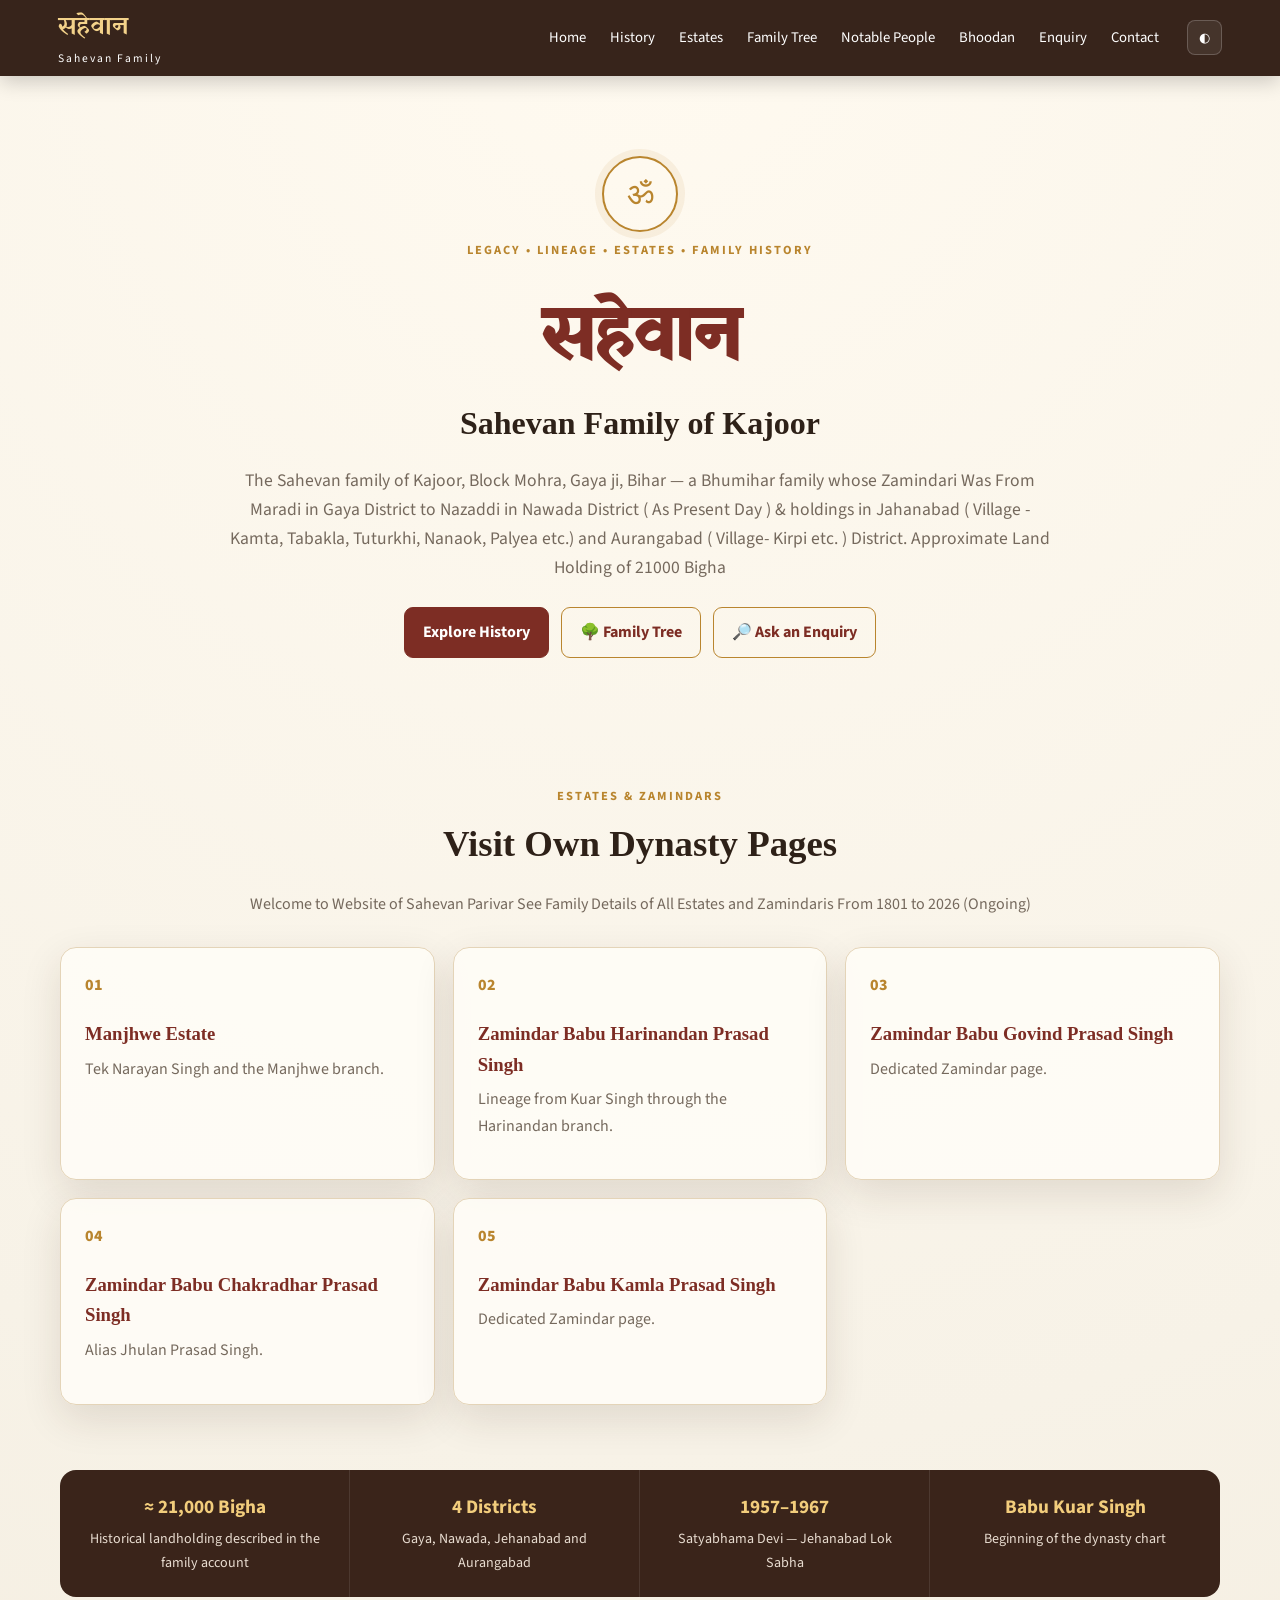
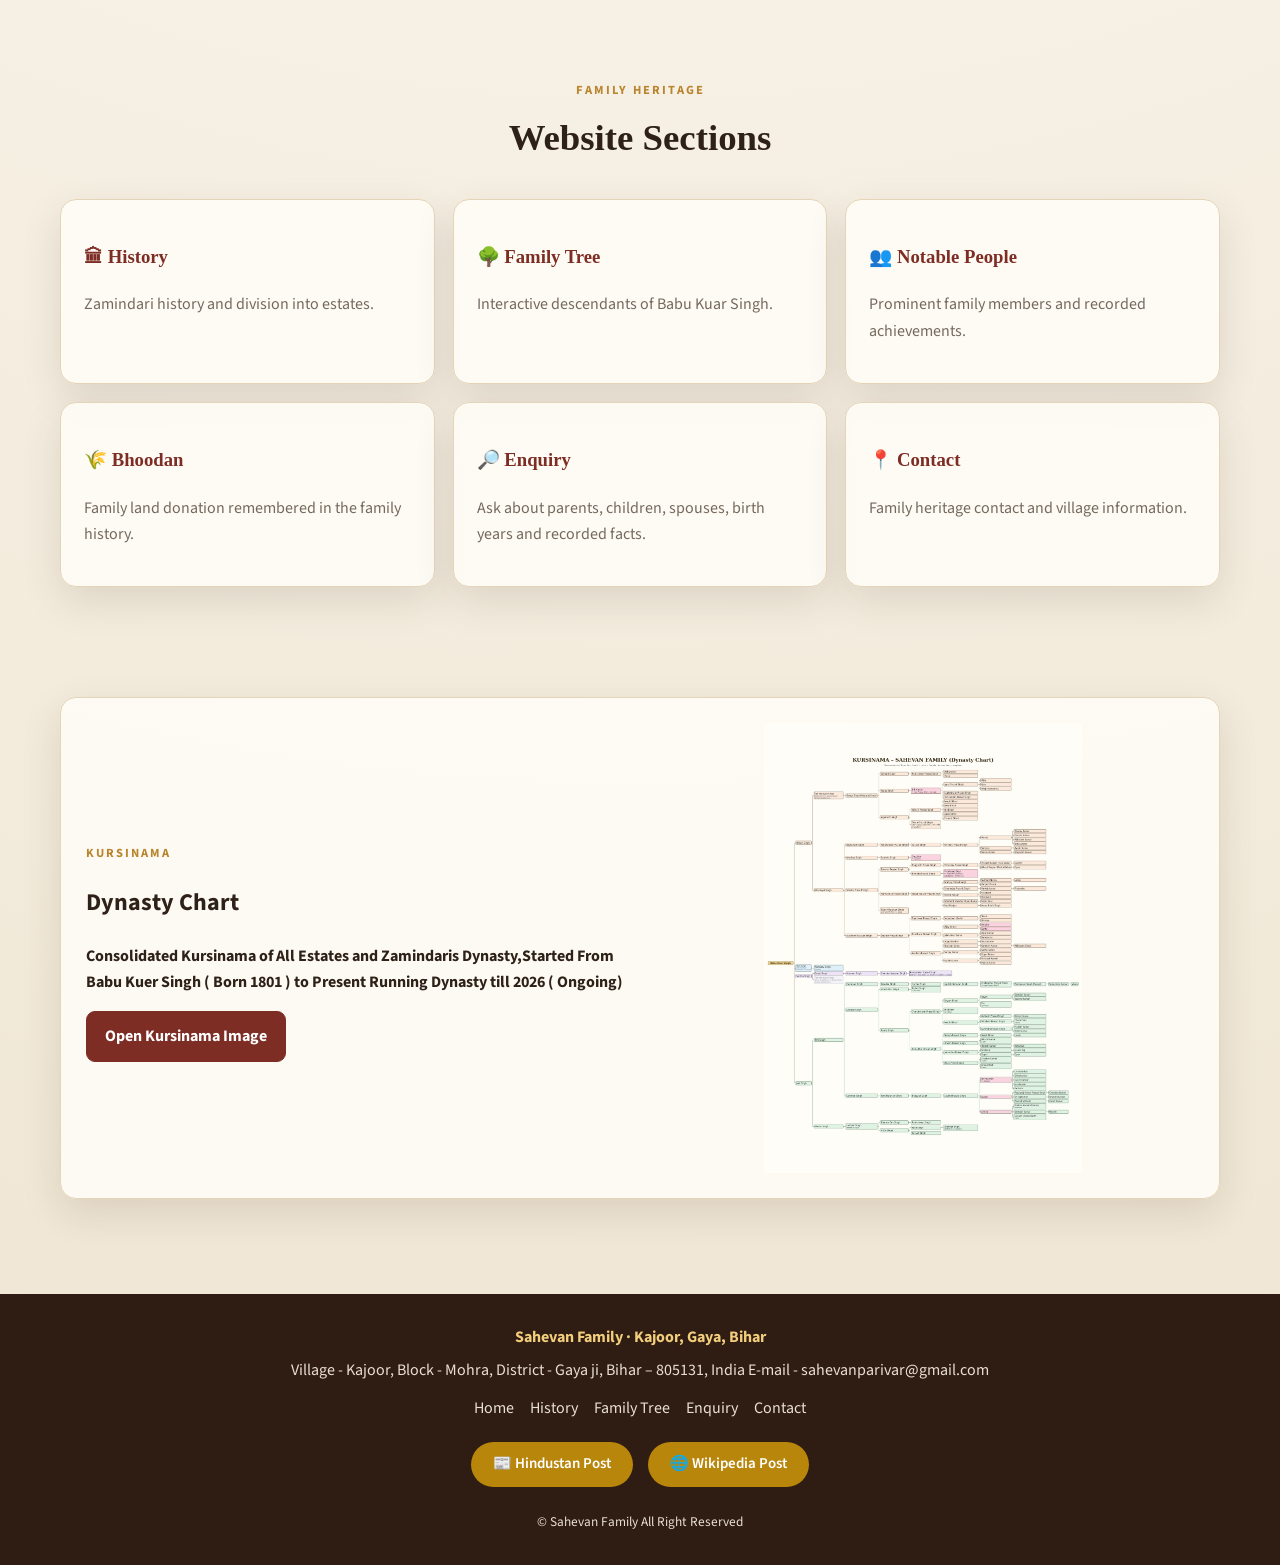
<file: index.html>
<!DOCTYPE html>
<html lang="en">
<head>
<meta charset="UTF-8">
<meta name="viewport" content="width=device-width, initial-scale=1">
<meta name="description" content="Sahevan Family of Kajoor, Gaya, Bihar — family history, estates, zamindars, family tree and heritage.">
<title>Sahevan Family – Kajoor, Gaya</title>
<link rel="preconnect" href="https://fonts.googleapis.com">
<link rel="preconnect" href="https://fonts.gstatic.com" crossorigin>
<link href="https://fonts.googleapis.com/css2?family=Yatra+One&family=Source+Sans+3:wght@400;500;600;700&display=swap" rel="stylesheet">
<link rel="stylesheet" href="style.css">
</head>
<body>
<header class="site-header">
  <div class="nav-wrap">
    <a class="brand" href="index.html">सहेवान <span>Sahevan Family</span></a>
    <button class="menu-toggle" id="menuToggle" aria-label="Open menu">☰</button>
    <nav id="mainNav">
      <a href="index.html">Home</a>
      <a href="history.html">History</a>
      <a href="estates.html">Estates</a>
      <a href="family-tree.html">Family Tree</a>
      <a href="notable-people.html">Notable People</a>
      <a href="bhoodan.html">Bhoodan</a>
      <a href="enquiry.html">Enquiry</a>
      <a href="contact.html">Contact</a>
    </nav>
    <button class="theme-toggle" id="themeToggle" aria-label="Toggle dark mode">◐</button>
  </div>
</header>
<main>
<section class="hero">
  <div class="emblem">ॐ</div>
  <p class="eyebrow">LEGACY • LINEAGE • ESTATES • FAMILY HISTORY</p>
  <h1>सहेवान</h1>
  <h2>Sahevan Family of Kajoor</h2>
  <p>The Sahevan family of Kajoor, Block Mohra, Gaya ji, Bihar — a Bhumihar family whose Zamindari Was From Maradi in Gaya District to Nazaddi in Nawada District ( As Present Day ) & holdings in Jahanabad ( Village - Kamta, Tabakla, Tuturkhi, Nanaok, Palyea etc.) and Aurangabad ( Village- Kirpi etc. ) District. Approximate Land Holding of 21000 Bigha</p>
  <div class="actions">
    <a class="btn primary" href="history.html">Explore History</a>
    <a class="btn" href="family-tree.html">🌳 Family Tree</a>
    <a class="btn" href="enquiry.html">🔎 Ask an Enquiry</a>
  </div>
</section>

<section class="section">
  <div class="section-title"><p class="eyebrow">ESTATES & ZAMINDARS</p><h2>Visit Own Dynasty Pages</h2><p> Welcome to Website of Sahevan Parivar See Family Details of All Estates and Zamindaris From 1801 to 2026 (Ongoing)</p></div>
  <div class="estate-grid">
    <a class="estate-card" href="manjhwe-estate.html"><span>01</span><h3>Manjhwe Estate</h3><p>Tek Narayan Singh and the Manjhwe branch.</p></a>
    <a class="estate-card" href="harinandan-prasad-singh.html"><span>02</span><h3> Zamindar Babu Harinandan Prasad Singh</h3><p>Lineage from Kuar Singh through the Harinandan branch.</p></a>
    <a class="estate-card" href="govind-prasad-singh.html"><span>03</span><h3> Zamindar Babu Govind Prasad Singh</h3><p>Dedicated Zamindar page.</p></a>
    <a class="estate-card" href="chakradhar-prasad-singh.html"><span>04</span><h3> Zamindar Babu Chakradhar Prasad Singh</h3><p>Alias Jhulan Prasad Singh.</p></a>
    <a class="estate-card" href="kamla-prasad-singh.html"><span>05</span><h3> Zamindar Babu Kamla Prasad Singh</h3><p>Dedicated Zamindar page.</p></a>
  </div>
</section>

<section class="stats">
  <div><strong>≈ 21,000 Bigha</strong><span>Historical landholding described in the family account</span></div>
  <div><strong>4 Districts</strong><span>Gaya, Nawada, Jehanabad and Aurangabad</span></div>
  <div><strong>1957–1967</strong><span>Satyabhama Devi — Jehanabad Lok Sabha</span></div>
  <div><strong>Babu Kuar Singh</strong><span>Beginning of the dynasty chart</span></div>
</section>

<section class="section">
  <div class="section-title"><p class="eyebrow">FAMILY HERITAGE</p><h2>Website Sections</h2></div>
  <div class="card-grid">
    <a class="card" href="history.html"><h3>🏛 History</h3><p>Zamindari history and division into estates.</p></a>
    <a class="card" href="family-tree.html"><h3>🌳 Family Tree</h3><p>Interactive descendants of Babu Kuar Singh.</p></a>
    <a class="card" href="notable-people.html"><h3>👥 Notable People</h3><p>Prominent family members and recorded achievements.</p></a>
    <a class="card" href="bhoodan.html"><h3>🌾 Bhoodan</h3><p>Family land donation remembered in the family history.</p></a>
    <a class="card" href="enquiry.html"><h3>🔎 Enquiry</h3><p>Ask about parents, children, spouses, birth years and recorded facts.</p></a>
    <a class="card" href="contact.html"><h3>📍 Contact</h3><p>Family heritage contact and village information.</p></a>
  </div>
</section>

<section class="section">
  <div class="image-panel">
    <div><p class="eyebrow">KURSINAMA</p><h2>Dynasty Chart</h2><p> <strong>Consolidated Kursinama of All Estates and Zamindaris Dynasty,Started From Babu Kuer Singh ( Born 1801 ) to Present Running Dynasty till 2026 ( Ongoing)</strong> </p><a class="btn primary" href="img.jpg" target="_blank">Open Kursinama Image</a></div>
    <img src="img.jpg" alt="Sahevan Family Kursinama" onerror="this.style.display='none'">
  </div>
</section>
</main>
<footer>
  <div class="footer-inner">
    <strong>Sahevan Family · Kajoor, Gaya, Bihar</strong>
    <p>Village - Kajoor, Block - Mohra, District -  Gaya ji, Bihar – 805131, India
    E-mail - sahevanparivar@gmail.com </p>
    <div class="footer-links">
      <a href="index.html">Home</a><a href="history.html">History</a><a href="family-tree.html">Family Tree</a>
      <a href="enquiry.html">Enquiry</a><a href="contact.html">Contact</a>
    </div>
    <!-- Hindustan Post & Wikipedia Post buttons -->
<div style="text-align:center; margin:15px 0;">
  <a href="https://www.livehindustan.com/bihar/nawada/story-nari-shakti-mp-satyabhama-devi-had-donated-500-bighas-of-land-9689048.html"
     target="_blank" rel="noopener noreferrer"
     style="display:inline-block; padding:10px 22px; margin:6px; background:#b8860b; color:#fff; border-radius:30px; text-decoration:none; font-weight:600; font-size:15px;">
     📰 Hindustan Post
  </a>
  <a href="https://share.google/0c5EvhFRCNv2HVEGA"
     target="_blank" rel="noopener noreferrer"
     style="display:inline-block; padding:10px 22px; margin:6px; background:#b8860b; color:#fff; border-radius:30px; text-decoration:none; font-weight:600; font-size:15px;">
     🌐 Wikipedia Post
  </a>
</div>
    <small>© Sahevan Family  All Right Reserved </small>
  </div>
</footer>
<script src="script.js"></script>
</body>
</html>
</file>
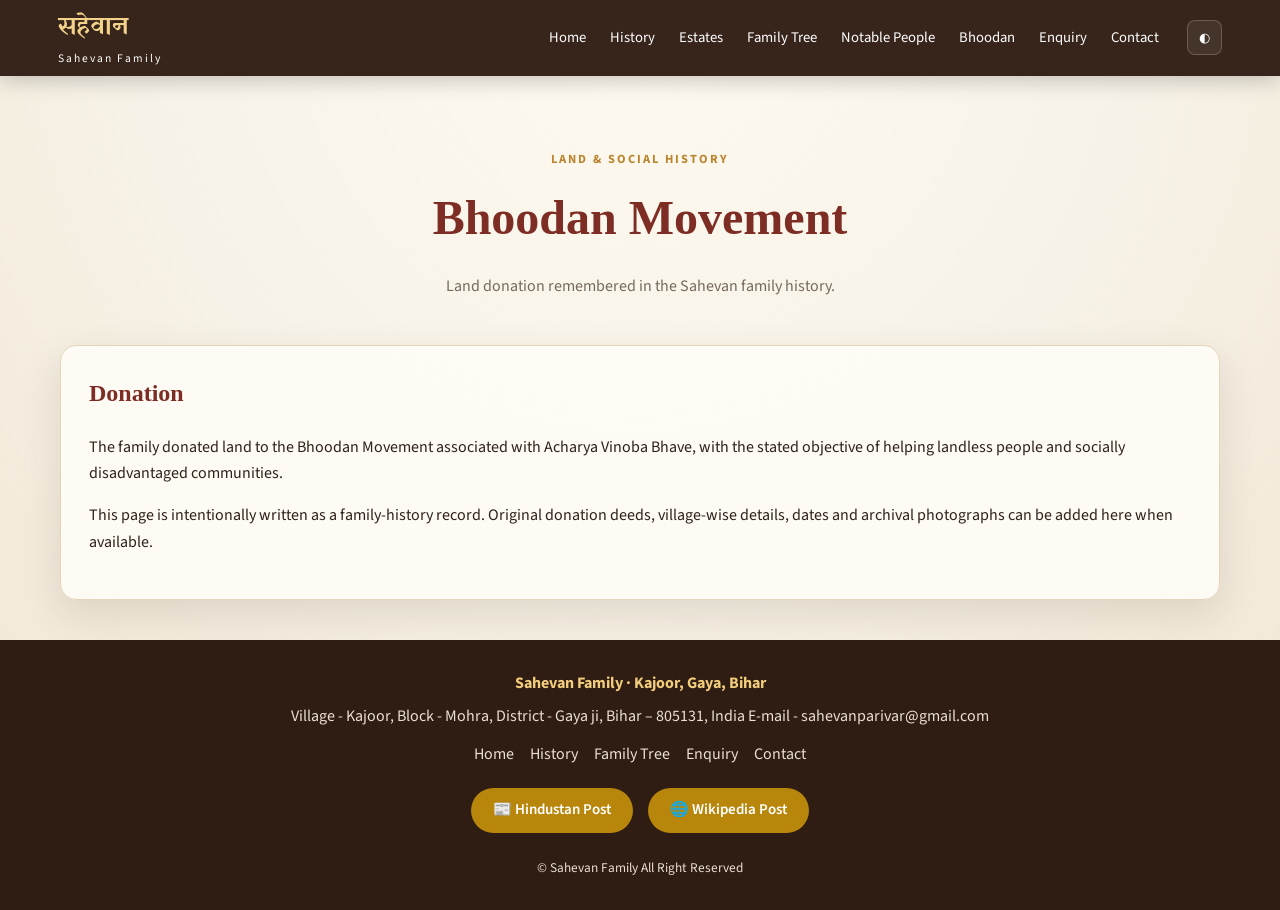
<file: bhoodan.html>
<!DOCTYPE html>
<html lang="en">
<head>
<meta charset="UTF-8">
<meta name="viewport" content="width=device-width, initial-scale=1">
<meta name="description" content="Sahevan Family of Kajoor, Gaya, Bihar — family history, estates, zamindars, family tree and heritage.">
<title>Bhoodan – Sahevan Family</title>
<link rel="preconnect" href="https://fonts.googleapis.com">
<link rel="preconnect" href="https://fonts.gstatic.com" crossorigin>
<link href="https://fonts.googleapis.com/css2?family=Yatra+One&family=Source+Sans+3:wght@400;500;600;700&display=swap" rel="stylesheet">
<link rel="stylesheet" href="style.css">
</head>
<body>
<header class="site-header">
  <div class="nav-wrap">
    <a class="brand" href="index.html">सहेवान <span>Sahevan Family</span></a>
    <button class="menu-toggle" id="menuToggle" aria-label="Open menu">☰</button>
    <nav id="mainNav">
      <a href="index.html">Home</a>
      <a href="history.html">History</a>
      <a href="estates.html">Estates</a>
      <a href="family-tree.html">Family Tree</a>
      <a href="notable-people.html">Notable People</a>
      <a href="bhoodan.html">Bhoodan</a>
      <a href="enquiry.html">Enquiry</a>
      <a href="contact.html">Contact</a>
    </nav>
    <button class="theme-toggle" id="themeToggle" aria-label="Toggle dark mode">◐</button>
  </div>
</header>
<main>
<section class="page-head"><p class="eyebrow">LAND & SOCIAL HISTORY</p><h1>Bhoodan Movement</h1><p>Land donation remembered in the Sahevan family history.</p></section>
<section class="content-card"><h2>Donation</h2><p>The family donated land to the Bhoodan Movement associated with Acharya Vinoba Bhave, with the stated objective of helping landless people and socially disadvantaged communities.</p><p>This page is intentionally written as a family-history record. Original donation deeds, village-wise details, dates and archival photographs can be added here when available.</p></section>
</main>
<footer>
  <div class="footer-inner">
    <strong>Sahevan Family · Kajoor, Gaya, Bihar</strong>
    <p>Village - Kajoor, Block - Mohra, District - Gaya ji, Bihar – 805131, India
    E-mail - sahevanparivar@gmail.com</p>
    <div class="footer-links">
      <a href="index.html">Home</a><a href="history.html">History</a><a href="family-tree.html">Family Tree</a>
      <a href="enquiry.html">Enquiry</a><a href="contact.html">Contact</a>
    </div>
    <!-- Hindustan Post & Wikipedia Post buttons -->
<div style="text-align:center; margin:15px 0;">
  <a href="https://www.livehindustan.com/bihar/nawada/story-nari-shakti-mp-satyabhama-devi-had-donated-500-bighas-of-land-9689048.html"
     target="_blank" rel="noopener noreferrer"
     style="display:inline-block; padding:10px 22px; margin:6px; background:#b8860b; color:#fff; border-radius:30px; text-decoration:none; font-weight:600; font-size:15px;">
     📰 Hindustan Post
  </a>
  <a href="https://share.google/0c5EvhFRCNv2HVEGA"
     target="_blank" rel="noopener noreferrer"
     style="display:inline-block; padding:10px 22px; margin:6px; background:#b8860b; color:#fff; border-radius:30px; text-decoration:none; font-weight:600; font-size:15px;">
     🌐 Wikipedia Post
  </a>
</div>
    <small>© Sahevan Family All Right Reserved</small>
  </div>
</footer>
<script src="script.js"></script>
</body>
</html>
</file>
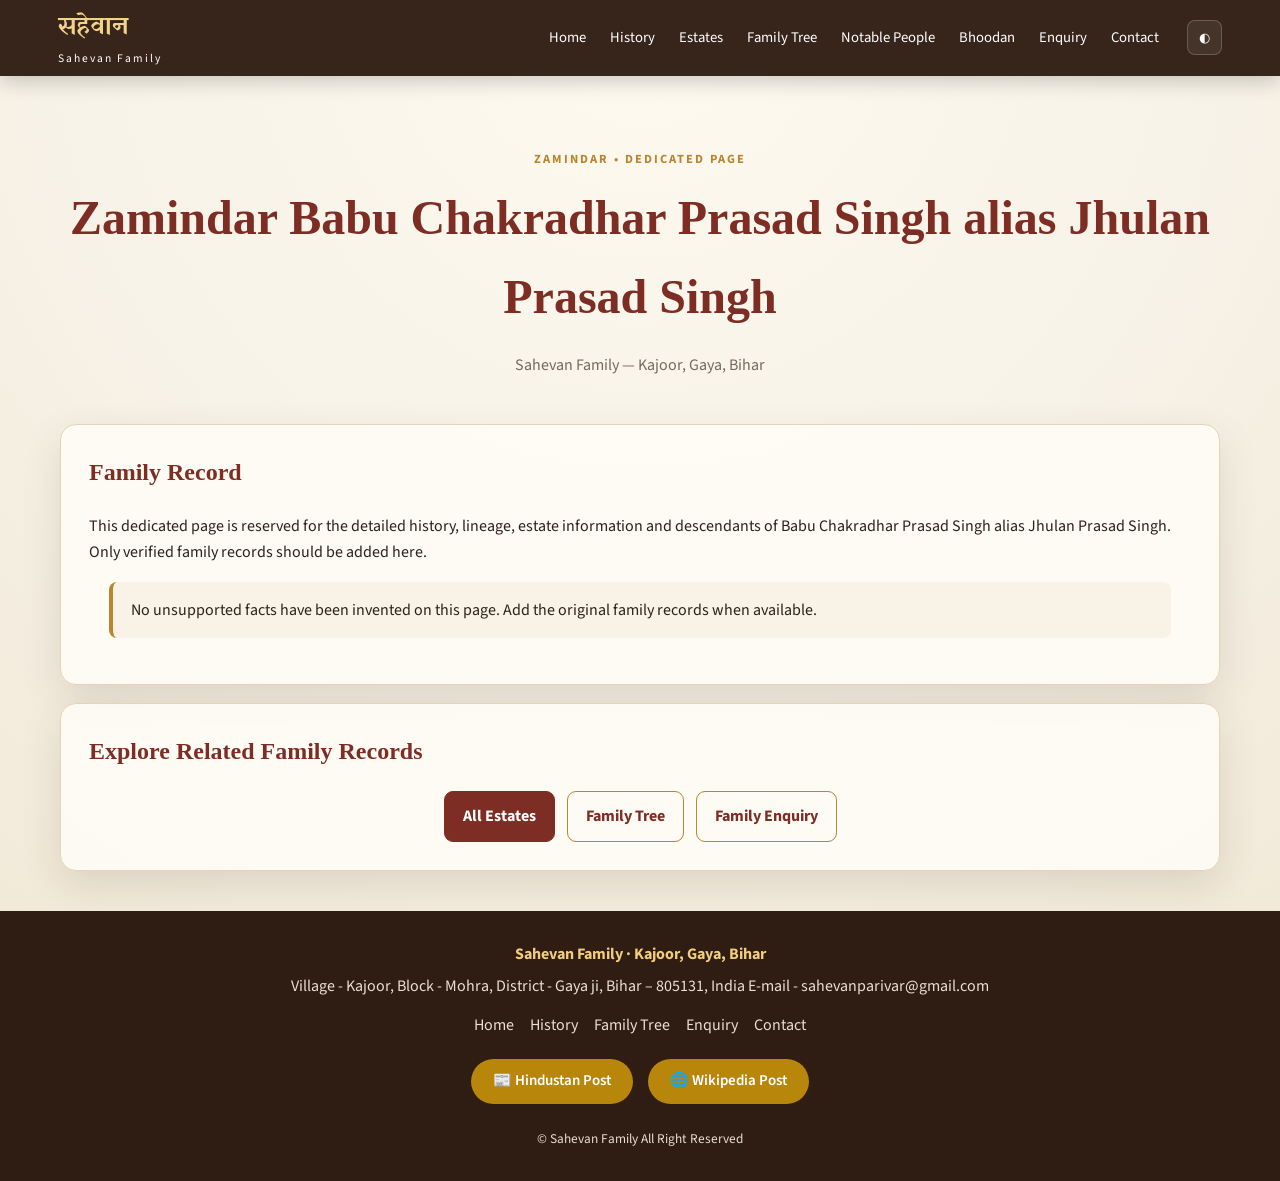
<file: chakradhar-prasad-singh.html>
<!DOCTYPE html>
<html lang="en">
<head>
<meta charset="UTF-8">
<meta name="viewport" content="width=device-width, initial-scale=1">
<meta name="description" content="Sahevan Family of Kajoor, Gaya, Bihar — family history, estates, zamindars, family tree and heritage.">
<title>Babu Chakradhar Prasad Singh – Sahevan Family</title>
<link rel="preconnect" href="https://fonts.googleapis.com">
<link rel="preconnect" href="https://fonts.gstatic.com" crossorigin>
<link href="https://fonts.googleapis.com/css2?family=Yatra+One&family=Source+Sans+3:wght@400;500;600;700&display=swap" rel="stylesheet">
<link rel="stylesheet" href="style.css">
</head>
<body>
<header class="site-header">
  <div class="nav-wrap">
    <a class="brand" href="index.html">सहेवान <span>Sahevan Family</span></a>
    <button class="menu-toggle" id="menuToggle" aria-label="Open menu">☰</button>
    <nav id="mainNav">
      <a href="index.html">Home</a>
      <a href="history.html">History</a>
      <a href="estates.html">Estates</a>
      <a href="family-tree.html">Family Tree</a>
      <a href="notable-people.html">Notable People</a>
      <a href="bhoodan.html">Bhoodan</a>
      <a href="enquiry.html">Enquiry</a>
      <a href="contact.html">Contact</a>
    </nav>
    <button class="theme-toggle" id="themeToggle" aria-label="Toggle dark mode">◐</button>
  </div>
</header>
<main><section class="page-head"><p class="eyebrow">ZAMINDAR • DEDICATED PAGE</p><h1>Zamindar Babu Chakradhar Prasad Singh alias Jhulan Prasad Singh</h1><p>Sahevan Family — Kajoor, Gaya, Bihar</p></section>
<section class="content-card"><h2>Family Record</h2><p>This dedicated page is reserved for the detailed history, lineage, estate information and descendants of Babu Chakradhar Prasad Singh alias Jhulan Prasad Singh. Only verified family records should be added here.</p><div class="notice">No unsupported facts have been invented on this page. Add the original family records when available.</div></section>
<section class="content-card"><h2>Explore Related Family Records</h2><div class="button-grid"><a class="btn primary" href="estates.html">All Estates</a><a class="btn" href="family-tree.html">Family Tree</a><a class="btn" href="enquiry.html">Family Enquiry</a></div></section></main>
<footer>
  <div class="footer-inner">
    <strong>Sahevan Family · Kajoor, Gaya, Bihar</strong>
    <p>Village - Kajoor, Block - Mohra, District - Gaya ji, Bihar – 805131, India
    E-mail - sahevanparivar@gmail.com</p>
    <div class="footer-links">
      <a href="index.html">Home</a><a href="history.html">History</a><a href="family-tree.html">Family Tree</a>
      <a href="enquiry.html">Enquiry</a><a href="contact.html">Contact</a>
    </div>
    <!-- Hindustan Post & Wikipedia Post buttons -->
<div style="text-align:center; margin:15px 0;">
  <a href="https://www.livehindustan.com/bihar/nawada/story-nari-shakti-mp-satyabhama-devi-had-donated-500-bighas-of-land-9689048.html"
     target="_blank" rel="noopener noreferrer"
     style="display:inline-block; padding:10px 22px; margin:6px; background:#b8860b; color:#fff; border-radius:30px; text-decoration:none; font-weight:600; font-size:15px;">
     📰 Hindustan Post
  </a>
  <a href="https://share.google/0c5EvhFRCNv2HVEGA"
     target="_blank" rel="noopener noreferrer"
     style="display:inline-block; padding:10px 22px; margin:6px; background:#b8860b; color:#fff; border-radius:30px; text-decoration:none; font-weight:600; font-size:15px;">
     🌐 Wikipedia Post
  </a>
</div>
    <small>© Sahevan Family All Right Reserved </small>
  </div>
</footer>
<script src="script.js"></script>
</body>
</html>
</file>
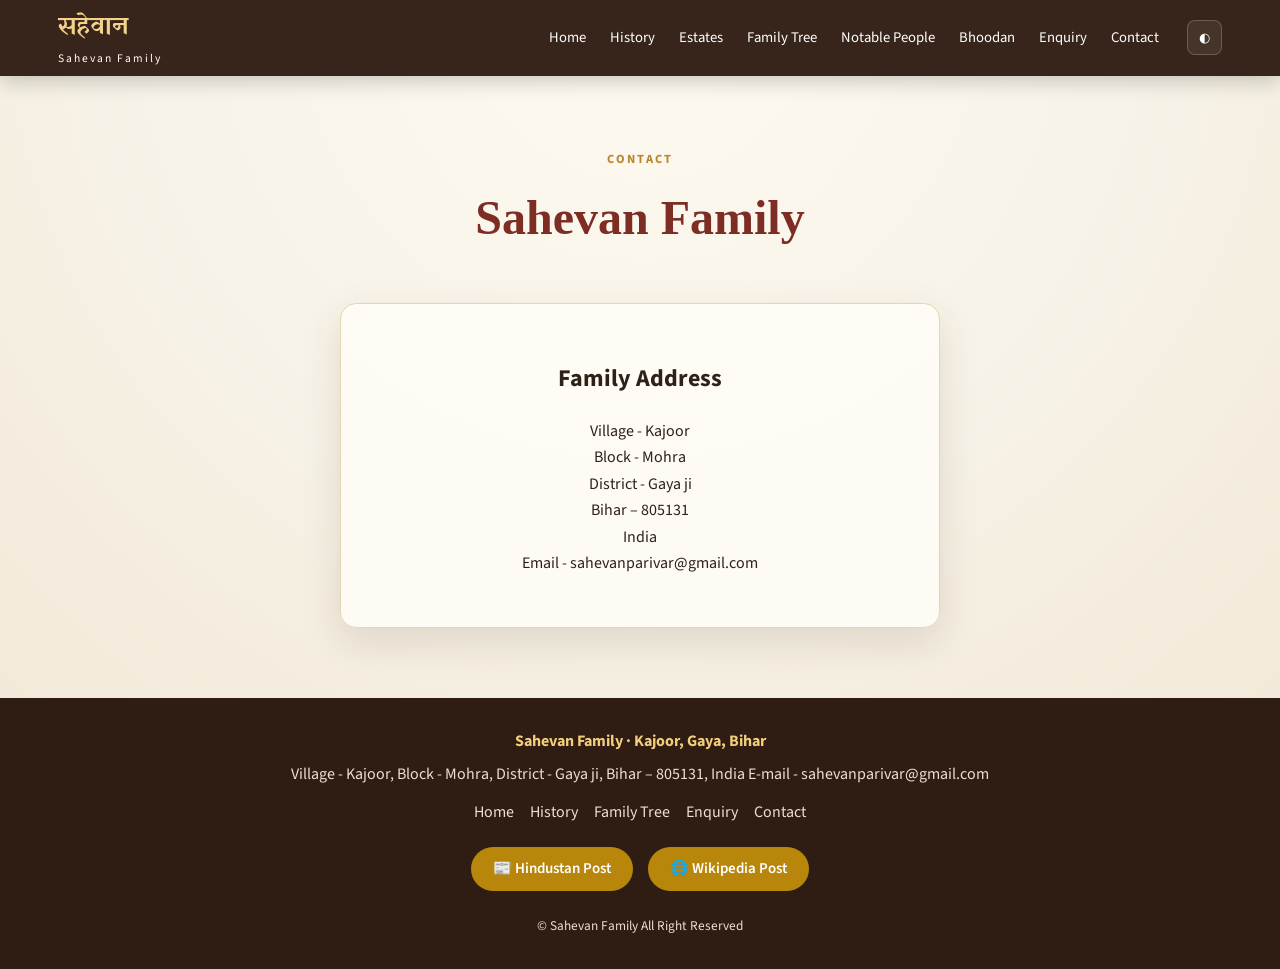
<file: contact.html>
<!DOCTYPE html>
<html lang="en">
<head>
<meta charset="UTF-8">
<meta name="viewport" content="width=device-width, initial-scale=1">
<meta name="description" content="Sahevan Family of Kajoor, Gaya, Bihar — family history, estates, zamindars, family tree and heritage.">
<title>Contact – Sahevan Family</title>
<link rel="preconnect" href="https://fonts.googleapis.com">
<link rel="preconnect" href="https://fonts.gstatic.com" crossorigin>
<link href="https://fonts.googleapis.com/css2?family=Yatra+One&family=Source+Sans+3:wght@400;500;600;700&display=swap" rel="stylesheet">
<link rel="stylesheet" href="style.css">
</head>
<body>
<header class="site-header">
  <div class="nav-wrap">
    <a class="brand" href="index.html">सहेवान <span>Sahevan Family</span></a>
    <button class="menu-toggle" id="menuToggle" aria-label="Open menu">☰</button>
    <nav id="mainNav">
      <a href="index.html">Home</a>
      <a href="history.html">History</a>
      <a href="estates.html">Estates</a>
      <a href="family-tree.html">Family Tree</a>
      <a href="notable-people.html">Notable People</a>
      <a href="bhoodan.html">Bhoodan</a>
      <a href="enquiry.html">Enquiry</a>
      <a href="contact.html">Contact</a>
    </nav>
    <button class="theme-toggle" id="themeToggle" aria-label="Toggle dark mode">◐</button>
  </div>
</header>
<main>
<section class="page-head"><p class="eyebrow">CONTACT</p><h1>Sahevan Family</h1><p></p></section>
<section class="contact-card"><h2>Family Address</h2><p>Village - Kajoor<br>Block - Mohra<br>District - Gaya ji<br>Bihar – 805131<br>India<br>Email - sahevanparivar@gmail.com</p></section>
</main>
<footer>
  <div class="footer-inner">
    <strong>Sahevan Family · Kajoor, Gaya, Bihar</strong>
    <p>Village - Kajoor, Block - Mohra, District - Gaya ji, Bihar – 805131, India
    E-mail - sahevanparivar@gmail.com </p>
    <div class="footer-links">
      <a href="index.html">Home</a><a href="history.html">History</a><a href="family-tree.html">Family Tree</a>
      <a href="enquiry.html">Enquiry</a><a href="contact.html">Contact</a>
    </div>
    <!-- Hindustan Post & Wikipedia Post buttons -->
<div style="text-align:center; margin:15px 0;">
  <a href="https://www.livehindustan.com/bihar/nawada/story-nari-shakti-mp-satyabhama-devi-had-donated-500-bighas-of-land-9689048.html"
     target="_blank" rel="noopener noreferrer"
     style="display:inline-block; padding:10px 22px; margin:6px; background:#b8860b; color:#fff; border-radius:30px; text-decoration:none; font-weight:600; font-size:15px;">
     📰 Hindustan Post
  </a>
  <a href="https://share.google/0c5EvhFRCNv2HVEGA"
     target="_blank" rel="noopener noreferrer"
     style="display:inline-block; padding:10px 22px; margin:6px; background:#b8860b; color:#fff; border-radius:30px; text-decoration:none; font-weight:600; font-size:15px;">
     🌐 Wikipedia Post
  </a>
</div>
    <small>© Sahevan Family All Right Reserved</small>
  </div>
</footer>
<script src="script.js"></script>
</body>
</html>
</file>
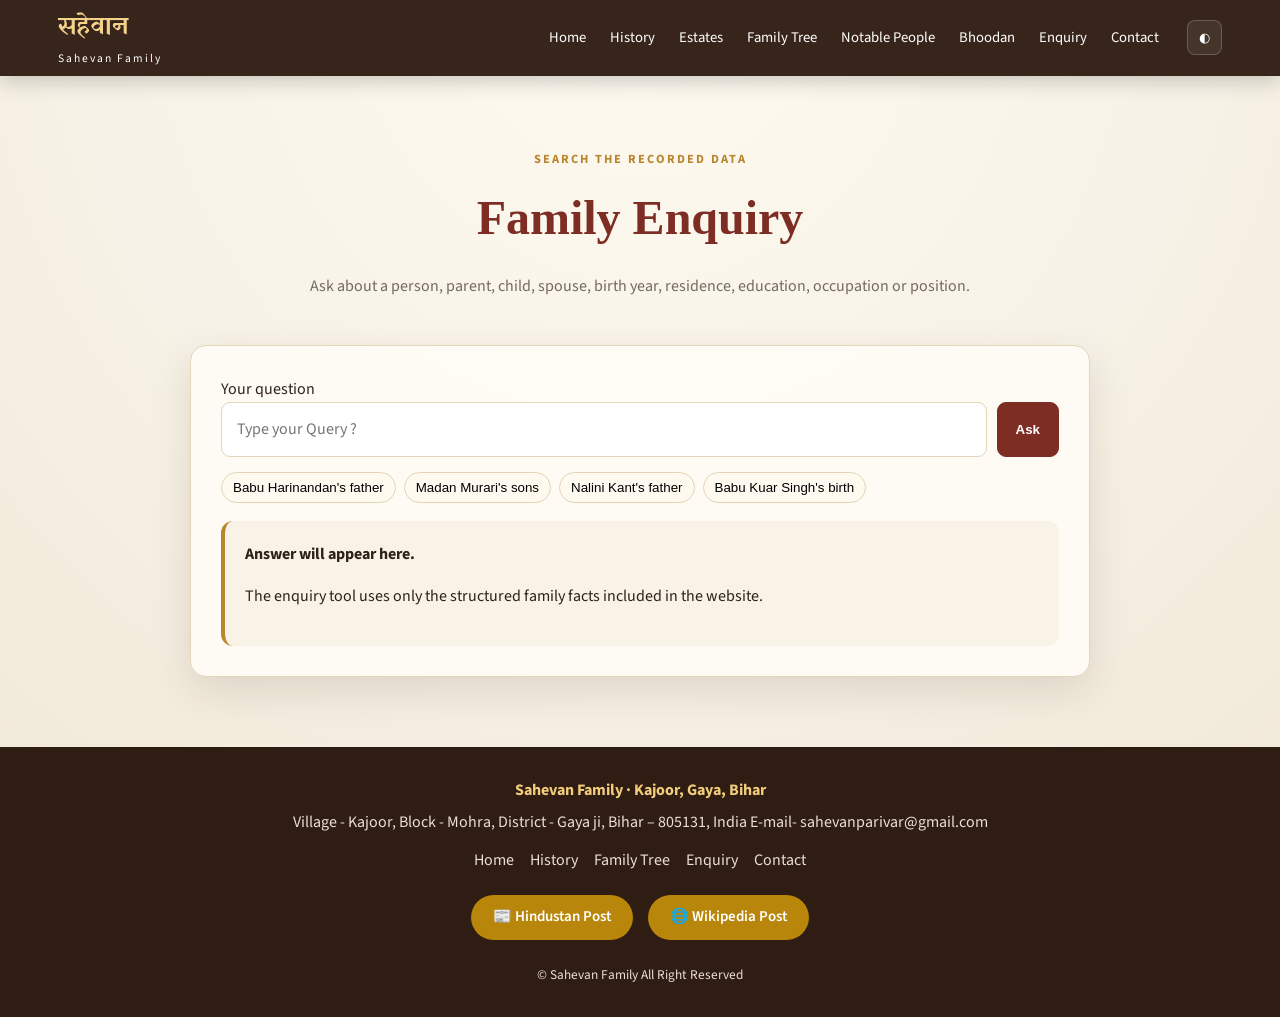
<file: enquiry.html>
<!DOCTYPE html>
<html lang="en">
<head>
<meta charset="UTF-8">
<meta name="viewport" content="width=device-width, initial-scale=1">
<meta name="description" content="Sahevan Family of Kajoor, Gaya, Bihar — family history, estates, zamindars, family tree and heritage.">
<title>Family Enquiry – Sahevan Family</title>
<link rel="preconnect" href="https://fonts.googleapis.com">
<link rel="preconnect" href="https://fonts.gstatic.com" crossorigin>
<link href="https://fonts.googleapis.com/css2?family=Yatra+One&family=Source+Sans+3:wght@400;500;600;700&display=swap" rel="stylesheet">
<link rel="stylesheet" href="style.css">
</head>
<body>
<header class="site-header">
  <div class="nav-wrap">
    <a class="brand" href="index.html">सहेवान <span>Sahevan Family</span></a>
    <button class="menu-toggle" id="menuToggle" aria-label="Open menu">☰</button>
    <nav id="mainNav">
      <a href="index.html">Home</a>
      <a href="history.html">History</a>
      <a href="estates.html">Estates</a>
      <a href="family-tree.html">Family Tree</a>
      <a href="notable-people.html">Notable People</a>
      <a href="bhoodan.html">Bhoodan</a>
      <a href="enquiry.html">Enquiry</a>
      <a href="contact.html">Contact</a>
    </nav>
    <button class="theme-toggle" id="themeToggle" aria-label="Toggle dark mode">◐</button>
  </div>
</header>
<main>
<section class="page-head"><p class="eyebrow">SEARCH THE RECORDED DATA</p><h1>Family Enquiry</h1><p>Ask about a person, parent, child, spouse, birth year, residence, education, occupation or position.</p></section>
<section class="query-card">
  <label for="queryInput">Your question</label>
  <div class="query-row"><input id="queryInput" type="search" placeholder="Type your Query ?"><button class="btn primary" id="askBtn">Ask</button></div>
  <div class="suggestions">
    <button data-q="Who is Harinandan Prasad Singh's father?">Babu Harinandan's father</button>
    <button data-q="Who are Madan Murari Prasad Singh's sons?">Madan Murari's sons</button>
    <button data-q="Who is Nalini Kant's father?">Nalini Kant's father</button>
    <button data-q="When was Babu Kuar Singh born?">Babu Kuar Singh's birth</button>
  </div>
  <div id="answerBox" class="answer-box"><strong>Answer will appear here.</strong><p>The enquiry tool uses only the structured family facts included in the website.</p></div>
</section>
</main>
<footer>
  <div class="footer-inner">
    <strong>Sahevan Family · Kajoor, Gaya, Bihar</strong>
    <p>Village - Kajoor, Block - Mohra, District - Gaya ji, Bihar – 805131, India E-mail- sahevanparivar@gmail.com </p>
    <div class="footer-links">
      <a href="index.html">Home</a><a href="history.html">History</a><a href="family-tree.html">Family Tree</a>
      <a href="enquiry.html">Enquiry</a><a href="contact.html">Contact</a>
    </div>
    <!-- Hindustan Post & Wikipedia Post buttons -->
<div style="text-align:center; margin:15px 0;">
  <a href="https://www.livehindustan.com/bihar/nawada/story-nari-shakti-mp-satyabhama-devi-had-donated-500-bighas-of-land-9689048.html"
     target="_blank" rel="noopener noreferrer"
     style="display:inline-block; padding:10px 22px; margin:6px; background:#b8860b; color:#fff; border-radius:30px; text-decoration:none; font-weight:600; font-size:15px;">
     📰 Hindustan Post
  </a>
  <a href="https://share.google/0c5EvhFRCNv2HVEGA"
     target="_blank" rel="noopener noreferrer"
     style="display:inline-block; padding:10px 22px; margin:6px; background:#b8860b; color:#fff; border-radius:30px; text-decoration:none; font-weight:600; font-size:15px;">
     🌐 Wikipedia Post
  </a>
</div>
    <small>© Sahevan Family All Right Reserved</small>
  </div>
</footer>
<script src="sahevan-fix.js"></script>
<script src="sahevan-fix.js"></script>
<script src="sahevan-fix.js"></script>
</body>
</html>
</file>
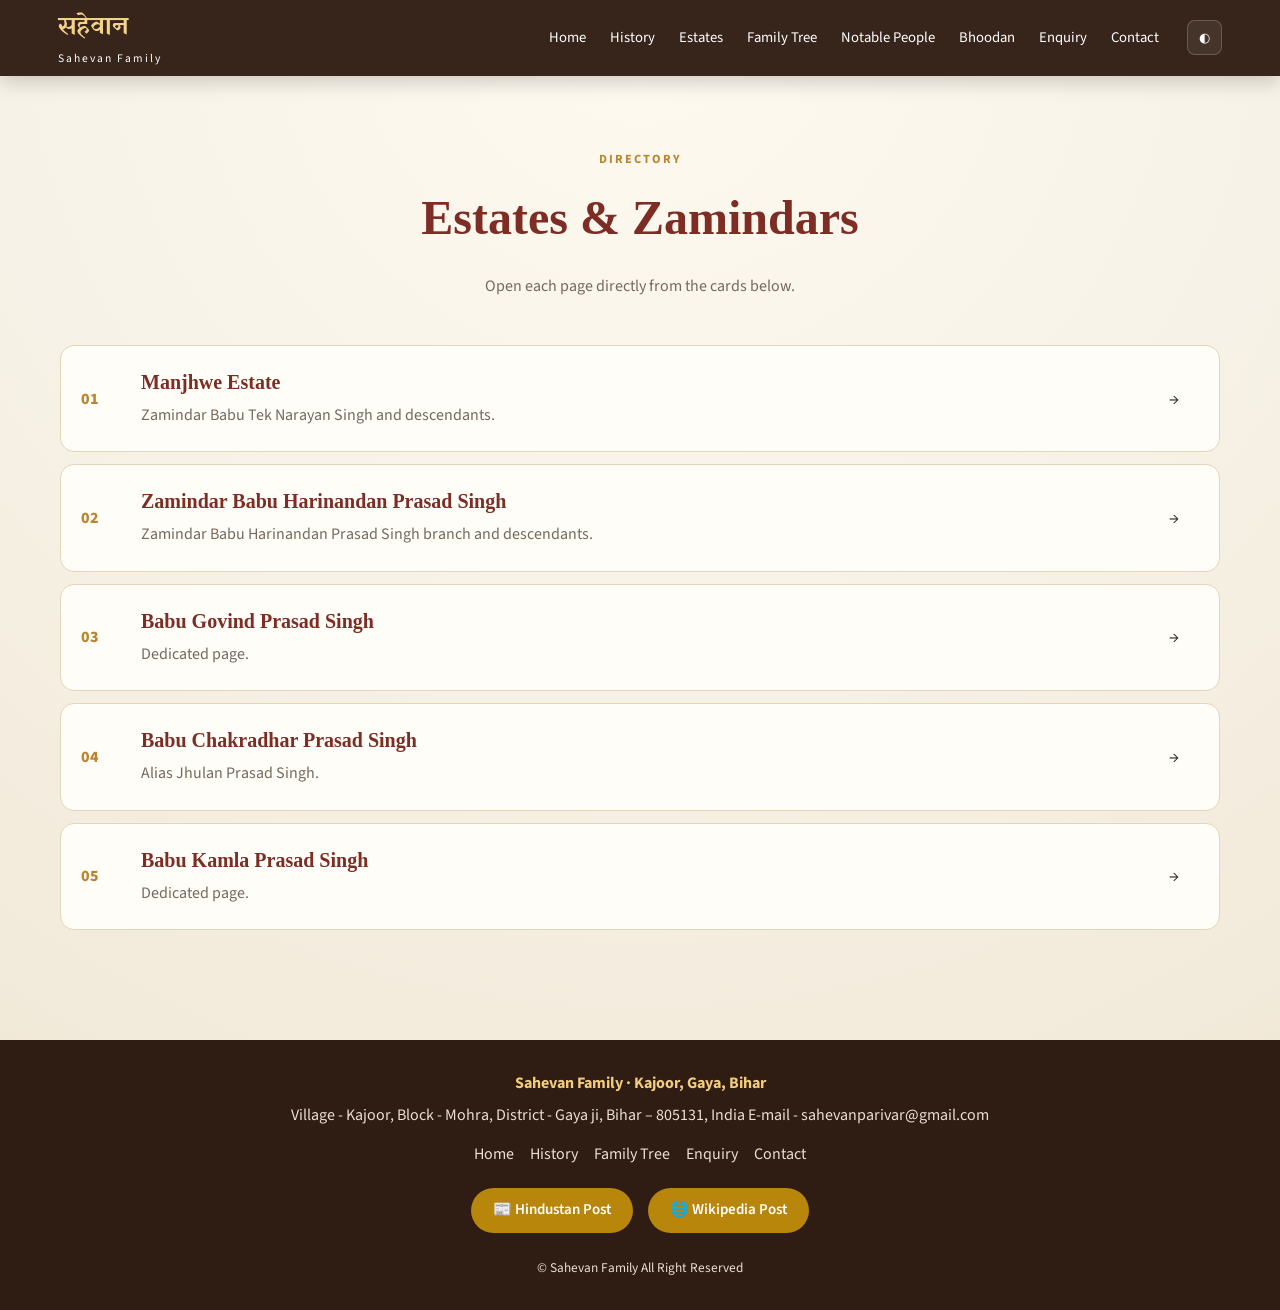
<file: estates.html>
<!DOCTYPE html>
<html lang="en">
<head>
<meta charset="UTF-8">
<meta name="viewport" content="width=device-width, initial-scale=1">
<meta name="description" content="Sahevan Family of Kajoor, Gaya, Bihar — family history, estates, zamindars, family tree and heritage.">
<title>Estates & Zamindars – Sahevan Family</title>
<link rel="preconnect" href="https://fonts.googleapis.com">
<link rel="preconnect" href="https://fonts.gstatic.com" crossorigin>
<link href="https://fonts.googleapis.com/css2?family=Yatra+One&family=Source+Sans+3:wght@400;500;600;700&display=swap" rel="stylesheet">
<link rel="stylesheet" href="style.css">
</head>
<body>
<header class="site-header">
  <div class="nav-wrap">
    <a class="brand" href="index.html">सहेवान <span>Sahevan Family</span></a>
    <button class="menu-toggle" id="menuToggle" aria-label="Open menu">☰</button>
    <nav id="mainNav">
      <a href="index.html">Home</a>
      <a href="history.html">History</a>
      <a href="estates.html">Estates</a>
      <a href="family-tree.html">Family Tree</a>
      <a href="notable-people.html">Notable People</a>
      <a href="bhoodan.html">Bhoodan</a>
      <a href="enquiry.html">Enquiry</a>
      <a href="contact.html">Contact</a>
    </nav>
    <button class="theme-toggle" id="themeToggle" aria-label="Toggle dark mode">◐</button>
  </div>
</header>
<main>
<section class="page-head"><p class="eyebrow">DIRECTORY</p><h1>Estates & Zamindars</h1><p>Open each page directly from the cards below.</p></section>
<section class="directory">
  <a href="manjhwe-estate.html"><span>01</span><div><h2>Manjhwe Estate</h2><p>Zamindar Babu Tek Narayan Singh and descendants.</p></div>→</a>
  <a href="harinandan-prasad-singh.html"><span>02</span><div><h2>Zamindar Babu Harinandan Prasad Singh</h2><p> Zamindar Babu Harinandan Prasad Singh branch and descendants.</p></div>→</a>
  <a href="govind-prasad-singh.html"><span>03</span><div><h2>Babu Govind Prasad Singh</h2><p>Dedicated page.</p></div>→</a>
  <a href="chakradhar-prasad-singh.html"><span>04</span><div><h2>Babu Chakradhar Prasad Singh</h2><p>Alias Jhulan Prasad Singh.</p></div>→</a>
  <a href="kamla-prasad-singh.html"><span>05</span><div><h2>Babu Kamla Prasad Singh</h2><p>Dedicated page.</p></div>→</a>
</section>
</main>
<footer>
  <div class="footer-inner">
    <strong>Sahevan Family · Kajoor, Gaya, Bihar</strong>
    <p>Village - Kajoor, Block - Mohra, District - Gaya ji, Bihar – 805131, India
    E-mail - sahevanparivar@gmail.com </p>
    <div class="footer-links">
      <a href="index.html">Home</a><a href="history.html">History</a><a href="family-tree.html">Family Tree</a>
      <a href="enquiry.html">Enquiry</a><a href="contact.html">Contact</a>
    </div>
    <!-- Hindustan Post & Wikipedia Post buttons -->
<div style="text-align:center; margin:15px 0;">
  <a href="https://www.livehindustan.com/bihar/nawada/story-nari-shakti-mp-satyabhama-devi-had-donated-500-bighas-of-land-9689048.html"
     target="_blank" rel="noopener noreferrer"
     style="display:inline-block; padding:10px 22px; margin:6px; background:#b8860b; color:#fff; border-radius:30px; text-decoration:none; font-weight:600; font-size:15px;">
     📰 Hindustan Post
  </a>
  <a href="https://share.google/0c5EvhFRCNv2HVEGA"
     target="_blank" rel="noopener noreferrer"
     style="display:inline-block; padding:10px 22px; margin:6px; background:#b8860b; color:#fff; border-radius:30px; text-decoration:none; font-weight:600; font-size:15px;">
     🌐 Wikipedia Post
  </a>
</div>
    <small>© Sahevan Family All Right Reserved</small>
  </div>
</footer>
<script src="script.js"></script>
</body>
</html>
</file>
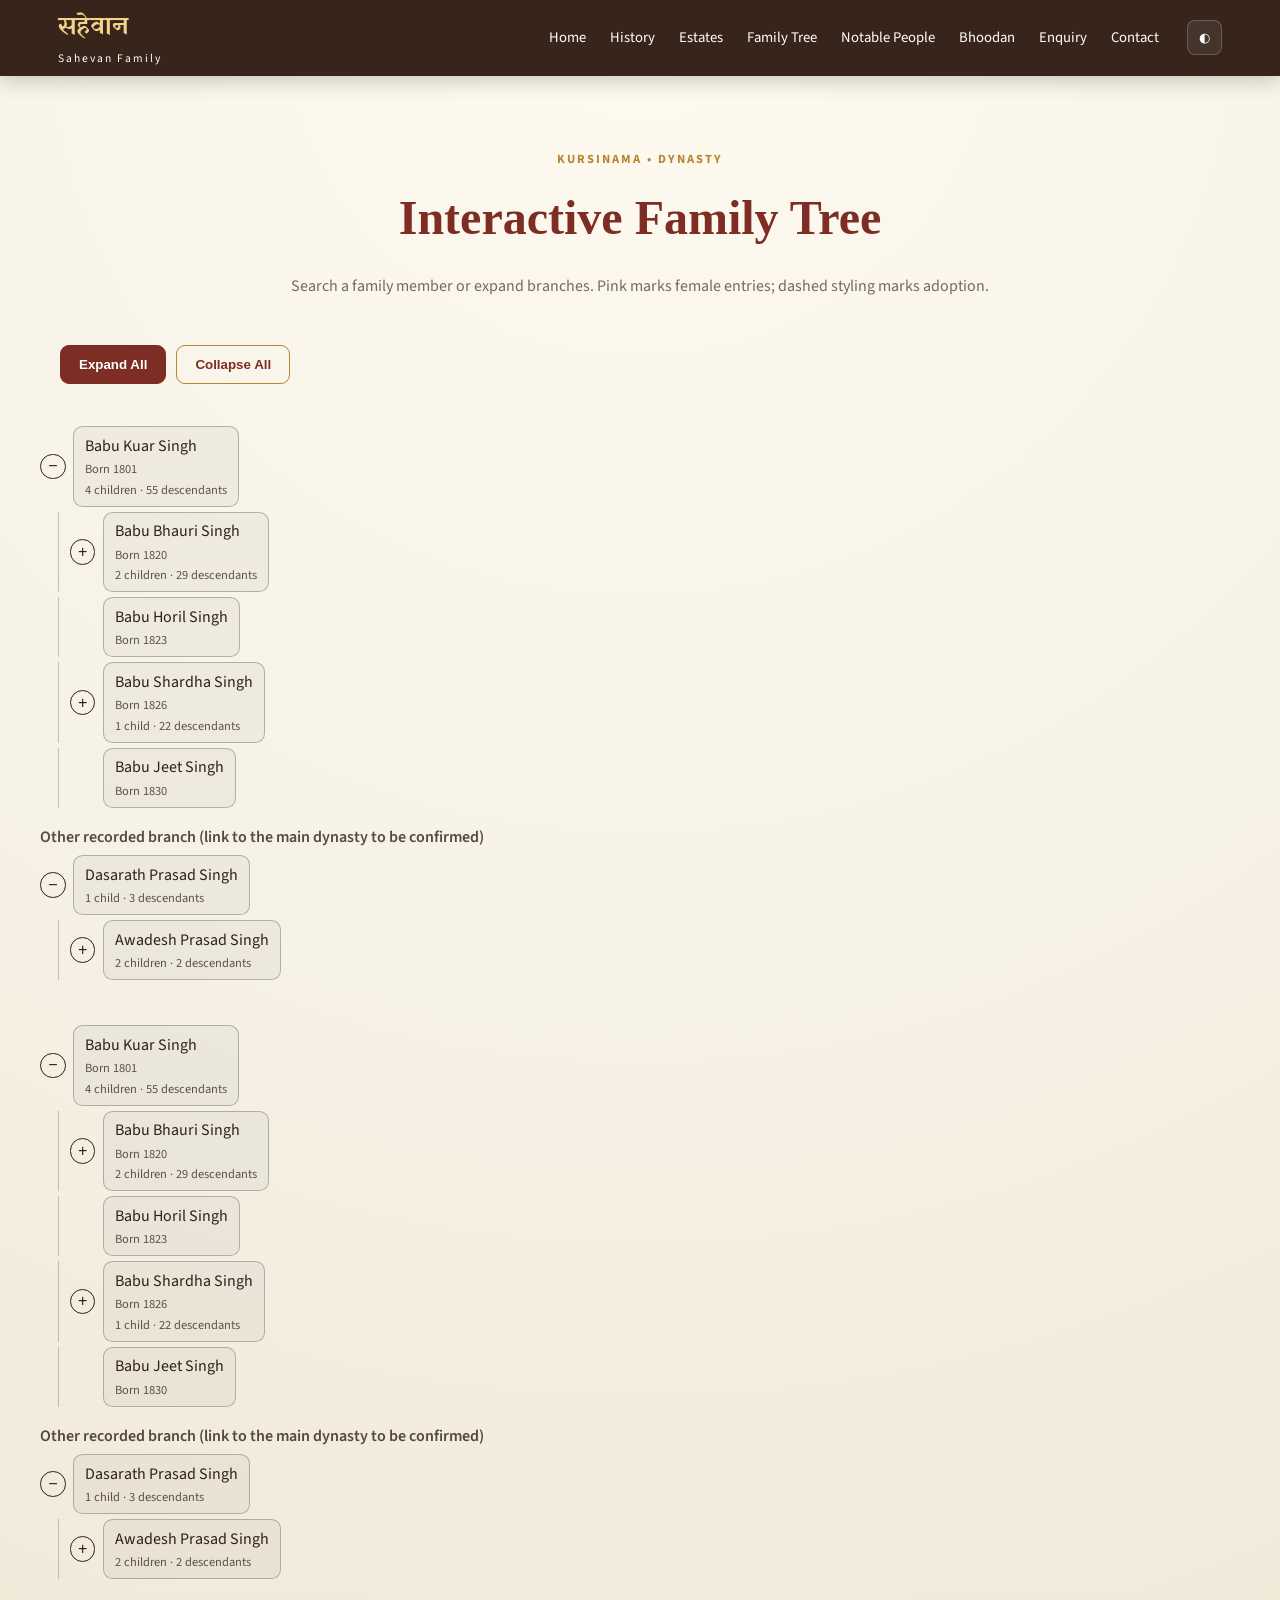
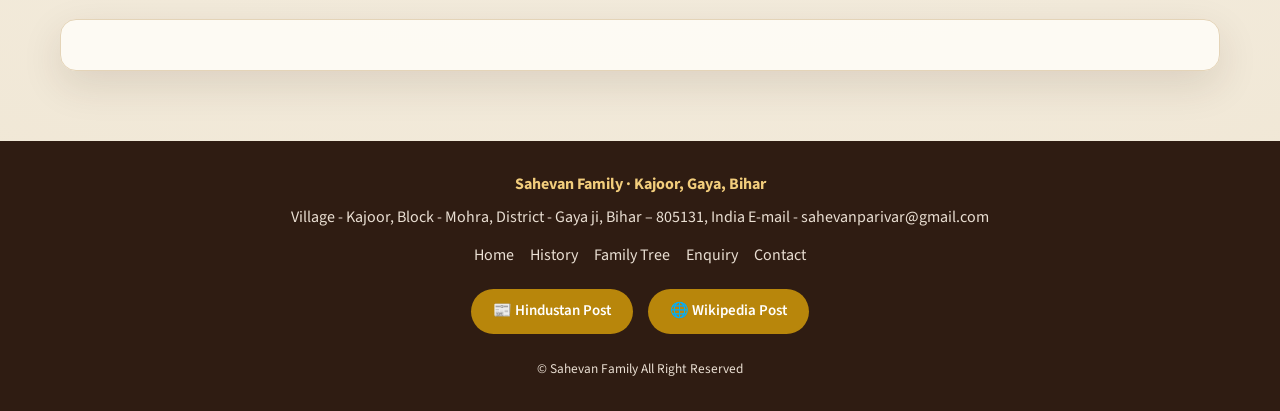
<file: family-tree.html>
<!DOCTYPE html>
<html lang="en">
<head>
<meta charset="UTF-8">
<meta name="viewport" content="width=device-width, initial-scale=1">
<meta name="description" content="Sahevan Family of Kajoor, Gaya, Bihar — family history, estates, zamindars, family tree and heritage.">
<title>Family Tree – Sahevan Family</title>
<link rel="preconnect" href="https://fonts.googleapis.com">
<link rel="preconnect" href="https://fonts.gstatic.com" crossorigin>
<link href="https://fonts.googleapis.com/css2?family=Yatra+One&family=Source+Sans+3:wght@400;500;600;700&display=swap" rel="stylesheet">
<link rel="stylesheet" href="style.css">
</head>
<body>
<header class="site-header">
  <div class="nav-wrap">
    <a class="brand" href="index.html">सहेवान <span>Sahevan Family</span></a>
    <button class="menu-toggle" id="menuToggle" aria-label="Open menu">☰</button>
    <nav id="mainNav">
      <a href="index.html">Home</a>
      <a href="history.html">History</a>
      <a href="estates.html">Estates</a>
      <a href="family-tree.html">Family Tree</a>
      <a href="notable-people.html">Notable People</a>
      <a href="bhoodan.html">Bhoodan</a>
      <a href="enquiry.html">Enquiry</a>
      <a href="contact.html">Contact</a>
    </nav>
    <button class="theme-toggle" id="themeToggle" aria-label="Toggle dark mode">◐</button>
  </div>
</header>
<main>
<section class="page-head"><p class="eyebrow">KURSINAMA • DYNASTY</p><h1>Interactive Family Tree</h1><p>Search a family member or expand branches. Pink marks female entries; dashed styling marks adoption.</p></section>
<section class="tree-tools"><input id="treeSearch" type="search" placeholder="Search a family member…"><button class="btn primary" id="expandAll">Expand All</button><button class="btn" id="collapseAll">Collapse All</button><span id="treeCount"></span></section>
<section class="tree-card"><ul id="familyTree" class="family-tree"></ul></section>
</main>
<footer>
  <div class="footer-inner">
    <strong>Sahevan Family · Kajoor, Gaya, Bihar</strong>
    <p>Village - Kajoor, Block - Mohra, District - Gaya ji, Bihar – 805131, India 
    E-mail - sahevanparivar@gmail.com </p>
    <div class="footer-links">
      <a href="index.html">Home</a><a href="history.html">History</a><a href="family-tree.html">Family Tree</a>
      <a href="enquiry.html">Enquiry</a><a href="contact.html">Contact</a>
    </div>
    <!-- Hindustan Post & Wikipedia Post buttons -->
<div style="text-align:center; margin:15px 0;">
  <a href="https://www.livehindustan.com/bihar/nawada/story-nari-shakti-mp-satyabhama-devi-had-donated-500-bighas-of-land-9689048.html"
     target="_blank" rel="noopener noreferrer"
     style="display:inline-block; padding:10px 22px; margin:6px; background:#b8860b; color:#fff; border-radius:30px; text-decoration:none; font-weight:600; font-size:15px;">
     📰 Hindustan Post
  </a>
  <a href="https://share.google/0c5EvhFRCNv2HVEGA"
     target="_blank" rel="noopener noreferrer"
     style="display:inline-block; padding:10px 22px; margin:6px; background:#b8860b; color:#fff; border-radius:30px; text-decoration:none; font-weight:600; font-size:15px;">
     🌐 Wikipedia Post
  </a>
</div>
    <small>© Sahevan Family All Right Reserved</small>
  </div>
</footer>
<script src="sahevan-fix.js"></script>
<script src="sahevan-fix.js"></script>
</body>
</html>
</file>
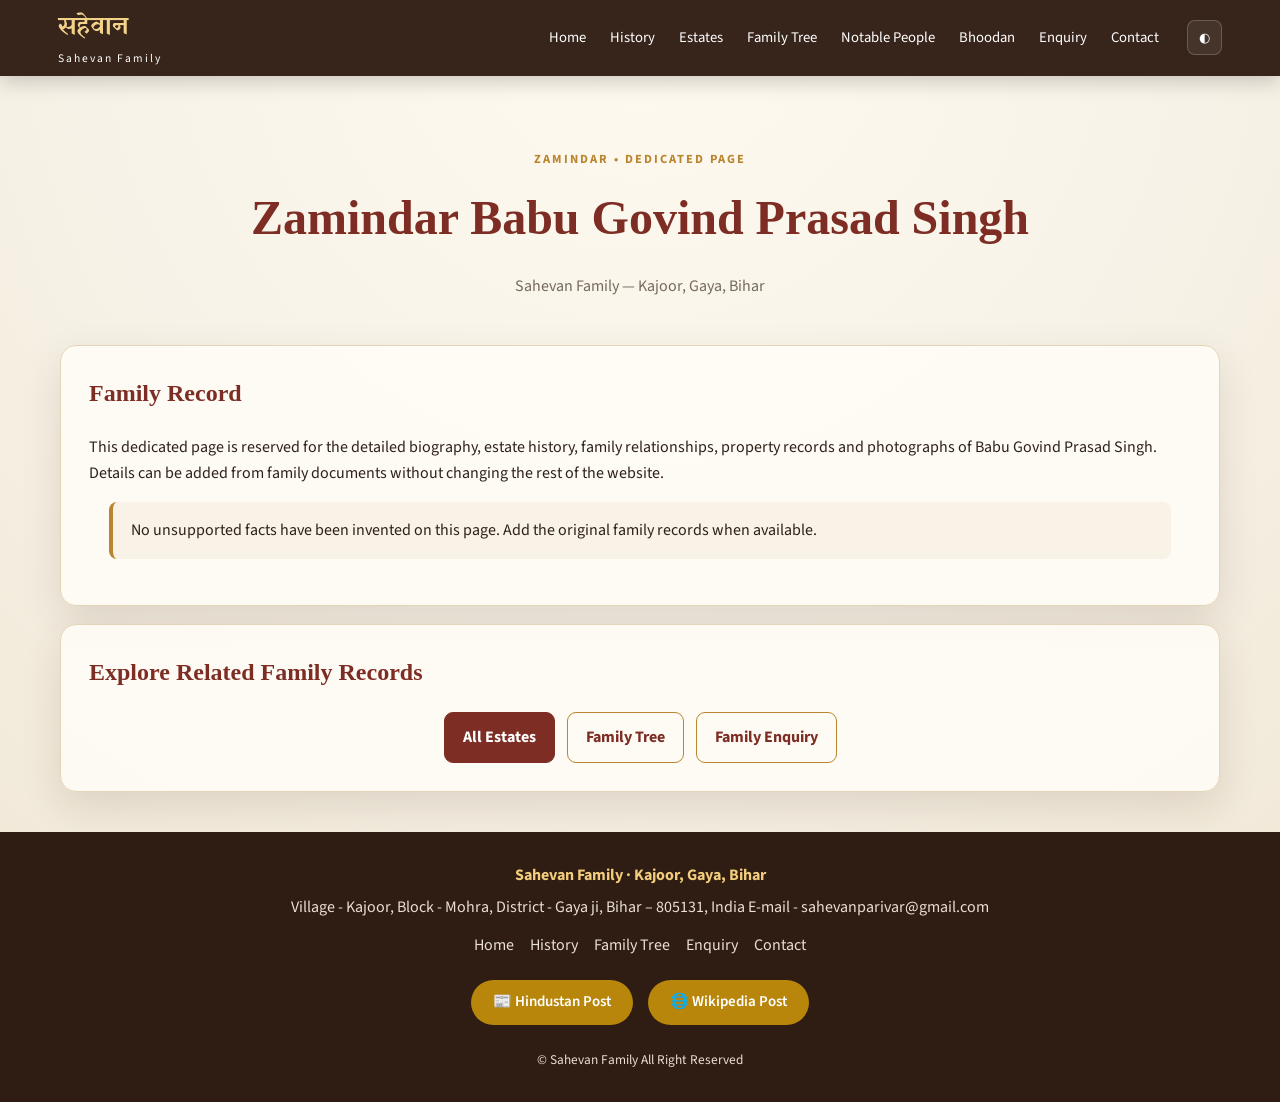
<file: govind-prasad-singh.html>
<!DOCTYPE html>
<html lang="en">
<head>
<meta charset="UTF-8">
<meta name="viewport" content="width=device-width, initial-scale=1">
<meta name="description" content="Sahevan Family of Kajoor, Gaya, Bihar — family history, estates, zamindars, family tree and heritage.">
<title>Babu Govind Prasad Singh – Sahevan Family</title>
<link rel="preconnect" href="https://fonts.googleapis.com">
<link rel="preconnect" href="https://fonts.gstatic.com" crossorigin>
<link href="https://fonts.googleapis.com/css2?family=Yatra+One&family=Source+Sans+3:wght@400;500;600;700&display=swap" rel="stylesheet">
<link rel="stylesheet" href="style.css">
</head>
<body>
<header class="site-header">
  <div class="nav-wrap">
    <a class="brand" href="index.html">सहेवान <span>Sahevan Family</span></a>
    <button class="menu-toggle" id="menuToggle" aria-label="Open menu">☰</button>
    <nav id="mainNav">
      <a href="index.html">Home</a>
      <a href="history.html">History</a>
      <a href="estates.html">Estates</a>
      <a href="family-tree.html">Family Tree</a>
      <a href="notable-people.html">Notable People</a>
      <a href="bhoodan.html">Bhoodan</a>
      <a href="enquiry.html">Enquiry</a>
      <a href="contact.html">Contact</a>
    </nav>
    <button class="theme-toggle" id="themeToggle" aria-label="Toggle dark mode">◐</button>
  </div>
</header>
<main><section class="page-head"><p class="eyebrow">ZAMINDAR • DEDICATED PAGE</p><h1>Zamindar Babu Govind Prasad Singh</h1><p>Sahevan Family — Kajoor, Gaya, Bihar</p></section>
<section class="content-card"><h2>Family Record</h2><p>This dedicated page is reserved for the detailed biography, estate history, family relationships, property records and photographs of Babu Govind Prasad Singh. Details can be added from family documents without changing the rest of the website.</p><div class="notice">No unsupported facts have been invented on this page. Add the original family records when available.</div></section>
<section class="content-card"><h2>Explore Related Family Records</h2><div class="button-grid"><a class="btn primary" href="estates.html">All Estates</a><a class="btn" href="family-tree.html">Family Tree</a><a class="btn" href="enquiry.html">Family Enquiry</a></div></section></main>
<footer>
  <div class="footer-inner">
    <strong>Sahevan Family · Kajoor, Gaya, Bihar</strong>
    <p>Village - Kajoor, Block - Mohra, District - Gaya ji, Bihar – 805131, India
    E-mail - sahevanparivar@gmail.com </p>
    <div class="footer-links">
      <a href="index.html">Home</a><a href="history.html">History</a><a href="family-tree.html">Family Tree</a>
      <a href="enquiry.html">Enquiry</a><a href="contact.html">Contact</a>
    </div>
    <!-- Hindustan Post & Wikipedia Post buttons -->
<div style="text-align:center; margin:15px 0;">
  <a href="https://www.livehindustan.com/bihar/nawada/story-nari-shakti-mp-satyabhama-devi-had-donated-500-bighas-of-land-9689048.html"
     target="_blank" rel="noopener noreferrer"
     style="display:inline-block; padding:10px 22px; margin:6px; background:#b8860b; color:#fff; border-radius:30px; text-decoration:none; font-weight:600; font-size:15px;">
     📰 Hindustan Post
  </a>
  <a href="https://share.google/0c5EvhFRCNv2HVEGA"
     target="_blank" rel="noopener noreferrer"
     style="display:inline-block; padding:10px 22px; margin:6px; background:#b8860b; color:#fff; border-radius:30px; text-decoration:none; font-weight:600; font-size:15px;">
     🌐 Wikipedia Post
  </a>
</div>
    <small>© Sahevan Family All Right Reserved </small>
  </div>
</footer>
<script src="script.js"></script>
</body>
</html>
</file>
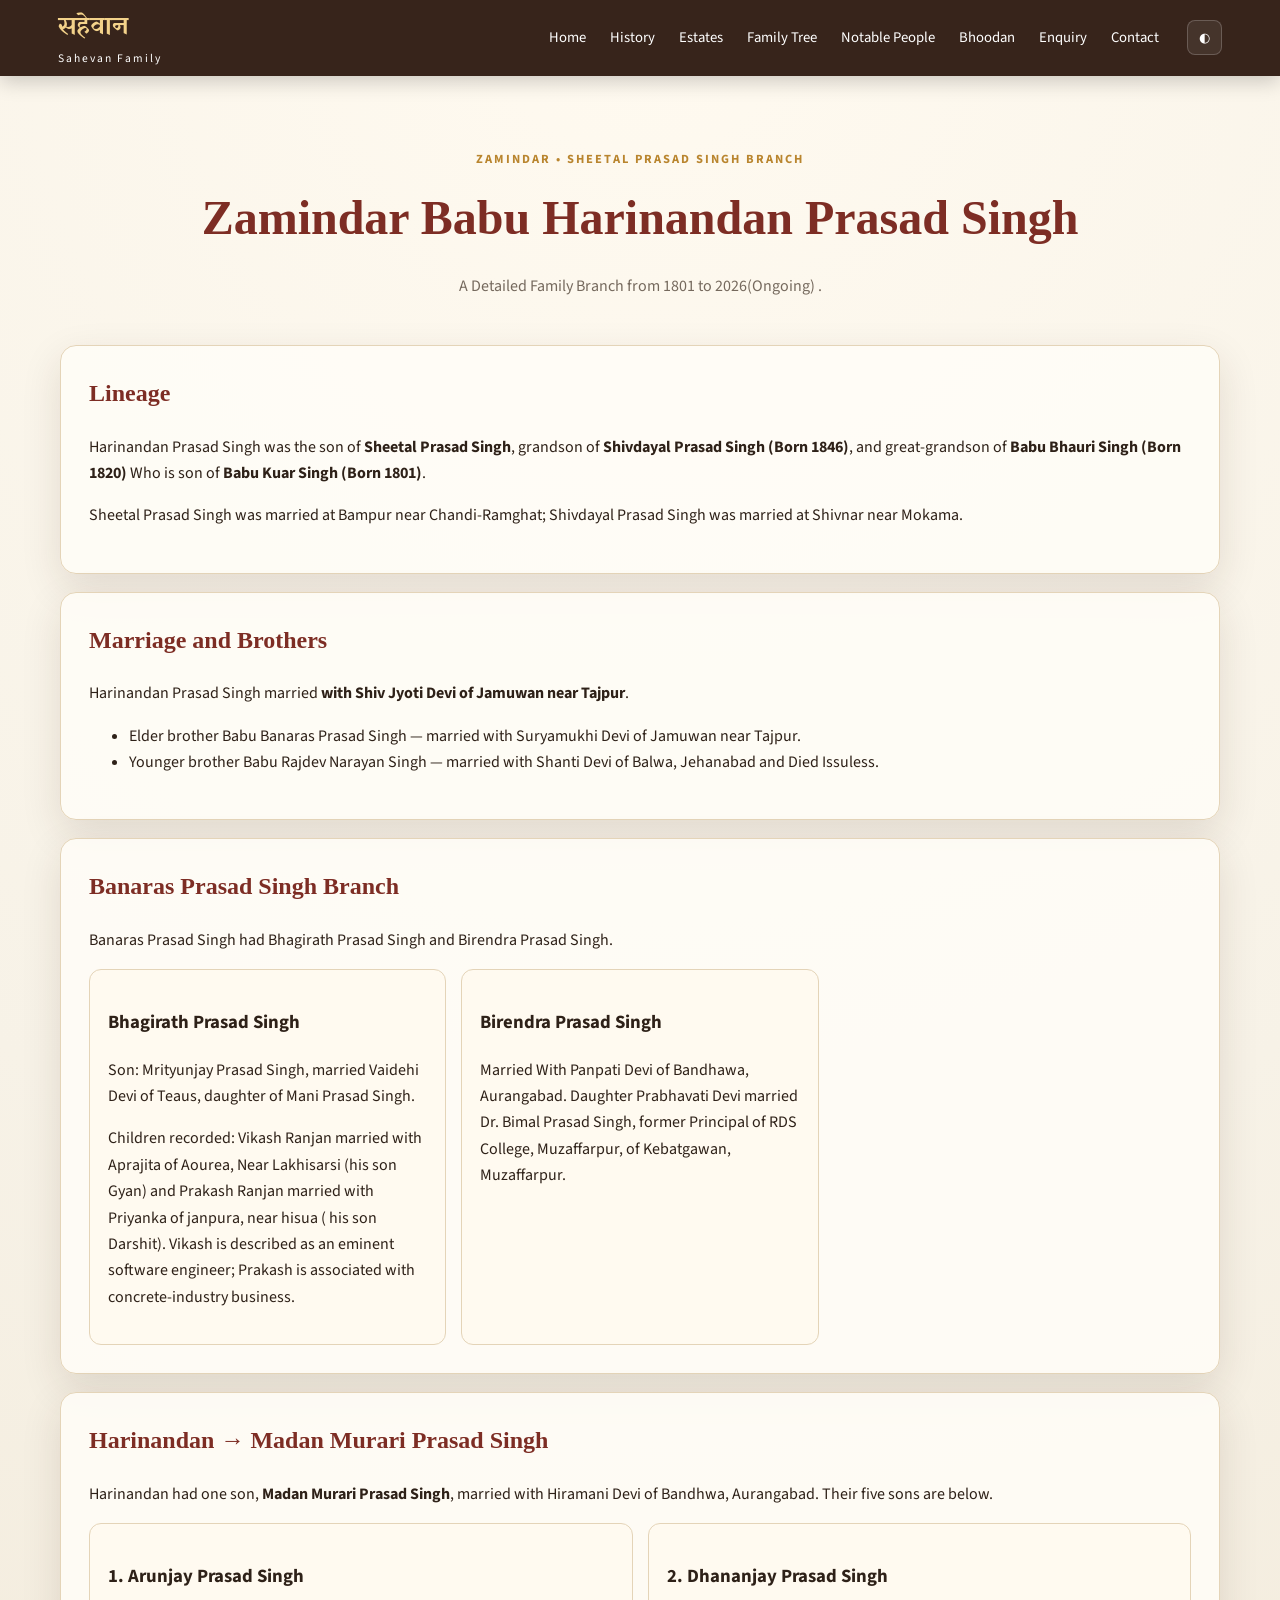
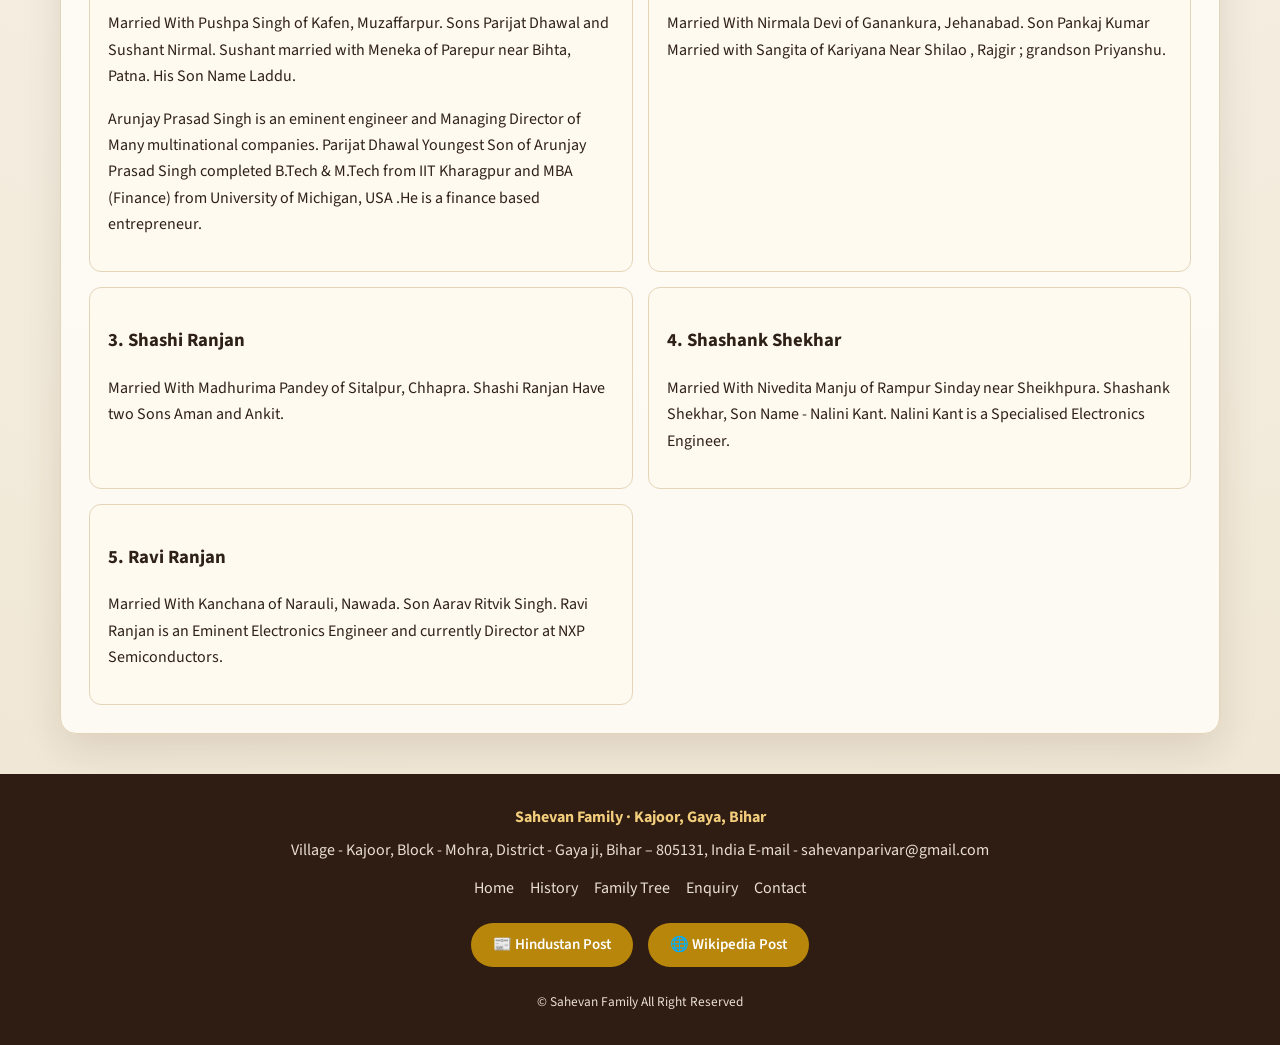
<file: harinandan-prasad-singh.html>
<!DOCTYPE html>
<html lang="en">
<head>
<meta charset="UTF-8">
<meta name="viewport" content="width=device-width, initial-scale=1">
<meta name="description" content="Sahevan Family of Kajoor, Gaya, Bihar — family history, estates, zamindars, family tree and heritage.">
<title>Zamindar Babu Harinandan Prasad Singh – Sahevan Family</title>
<link rel="preconnect" href="https://fonts.googleapis.com">
<link rel="preconnect" href="https://fonts.gstatic.com" crossorigin>
<link href="https://fonts.googleapis.com/css2?family=Yatra+One&family=Source+Sans+3:wght@400;500;600;700&display=swap" rel="stylesheet">
<link rel="stylesheet" href="style.css">
</head>
<body>
<header class="site-header">
  <div class="nav-wrap">
    <a class="brand" href="index.html">सहेवान <span>Sahevan Family</span></a>
    <button class="menu-toggle" id="menuToggle" aria-label="Open menu">☰</button>
    <nav id="mainNav">
      <a href="index.html">Home</a>
      <a href="history.html">History</a>
      <a href="estates.html">Estates</a>
      <a href="family-tree.html">Family Tree</a>
      <a href="notable-people.html">Notable People</a>
      <a href="bhoodan.html">Bhoodan</a>
      <a href="enquiry.html">Enquiry</a>
      <a href="contact.html">Contact</a>
    </nav>
    <button class="theme-toggle" id="themeToggle" aria-label="Toggle dark mode">◐</button>
  </div>
</header>
<main>
<section class="page-head"><p class="eyebrow">ZAMINDAR • SHEETAL PRASAD SINGH BRANCH</p><h1> Zamindar Babu Harinandan Prasad Singh</h1><p>A Detailed Family Branch from 1801 to 2026(Ongoing) .</p></section>
<section class="content-card"><h2>Lineage</h2><p>Harinandan Prasad Singh was the son of <strong>Sheetal Prasad Singh</strong>, grandson of <strong>Shivdayal Prasad Singh (Born 1846)</strong>, and great-grandson of <strong>Babu Bhauri Singh (Born 1820)</strong> Who is son of <strong>Babu Kuar Singh (Born 1801)</strong>.</p><p>Sheetal Prasad Singh was married at Bampur near Chandi-Ramghat; Shivdayal Prasad Singh was married at Shivnar near Mokama.</p></section>
<section class="content-card"><h2>Marriage and Brothers</h2><p>Harinandan Prasad Singh married <strong> with Shiv Jyoti Devi of Jamuwan near Tajpur</strong>.</p><ul><li>Elder brother Babu Banaras Prasad Singh — married with Suryamukhi Devi of Jamuwan near Tajpur.</li><li>Younger brother Babu Rajdev Narayan Singh — married with Shanti Devi of Balwa, Jehanabad and Died Issuless.</li></ul></section>
<section class="content-card"><h2>Banaras Prasad Singh Branch</h2><p>Banaras Prasad Singh had Bhagirath Prasad Singh and Birendra Prasad Singh.</p><div class="subgrid"><div><h3>Bhagirath Prasad Singh</h3><p>Son: Mrityunjay Prasad Singh, married Vaidehi Devi of Teaus, daughter of Mani Prasad Singh.</p><p>Children recorded: Vikash Ranjan married with Aprajita of Aourea, Near Lakhisarsi (his son Gyan) and Prakash Ranjan married with Priyanka of janpura, near hisua ( his son Darshit). Vikash is described as an eminent software engineer; Prakash is associated with concrete-industry business.</p></div><div><h3>Birendra Prasad Singh</h3><p>Married With Panpati Devi of Bandhawa, Aurangabad. Daughter Prabhavati Devi married Dr. Bimal Prasad Singh, former Principal of RDS College, Muzaffarpur, of Kebatgawan, Muzaffarpur.</p></div></div></section>
<section class="content-card"><h2>Harinandan → Madan Murari Prasad Singh</h2><p>Harinandan had one son, <strong>Madan Murari Prasad Singh</strong>, married with Hiramani Devi of Bandhwa, Aurangabad. Their five sons are below.</p><div class="five-grid">
<div><h3>1. Arunjay Prasad Singh</h3><p>Married With Pushpa Singh of Kafen, Muzaffarpur. Sons Parijat Dhawal and Sushant Nirmal. Sushant married with Meneka of Parepur near Bihta, Patna. His Son Name Laddu.</p><p>Arunjay Prasad Singh is an eminent engineer and Managing Director of Many multinational companies. Parijat Dhawal Youngest Son of Arunjay Prasad Singh completed B.Tech & M.Tech from IIT Kharagpur and MBA (Finance) from University of Michigan, USA .He is a finance based entrepreneur.</p></div>
<div><h3>2. Dhananjay Prasad Singh</h3><p>Married With Nirmala Devi of Ganankura, Jehanabad. Son Pankaj Kumar Married with Sangita of Kariyana Near Shilao , Rajgir ; grandson Priyanshu.</p></div>
<div><h3>3. Shashi Ranjan</h3><p>Married With Madhurima Pandey of Sitalpur, Chhapra. Shashi Ranjan Have two Sons Aman and Ankit. </p></div>
<div><h3>4. Shashank Shekhar</h3><p>Married With Nivedita Manju of Rampur Sinday near Sheikhpura. Shashank Shekhar, Son Name - Nalini Kant. Nalini Kant is a Specialised Electronics Engineer.</p></div>
<div><h3>5. Ravi Ranjan</h3><p>Married With Kanchana of Narauli, Nawada. Son Aarav Ritvik Singh. Ravi Ranjan is an Eminent Electronics Engineer and currently Director at NXP Semiconductors.</p></div>
</div></section>
</main>
<footer>
  <div class="footer-inner">
    <strong>Sahevan Family · Kajoor, Gaya, Bihar</strong>
    <p>Village - Kajoor, Block - Mohra, District - Gaya ji, Bihar – 805131, India
    E-mail - sahevanparivar@gmail.com </p>
    <div class="footer-links">
      <a href="index.html">Home</a><a href="history.html">History</a><a href="family-tree.html">Family Tree</a>
      <a href="enquiry.html">Enquiry</a><a href="contact.html">Contact</a>
    </div>
    <!-- Hindustan Post & Wikipedia Post buttons -->
<div style="text-align:center; margin:15px 0;">
  <a href="https://www.livehindustan.com/bihar/nawada/story-nari-shakti-mp-satyabhama-devi-had-donated-500-bighas-of-land-9689048.html"
     target="_blank" rel="noopener noreferrer"
     style="display:inline-block; padding:10px 22px; margin:6px; background:#b8860b; color:#fff; border-radius:30px; text-decoration:none; font-weight:600; font-size:15px;">
     📰 Hindustan Post
  </a>
  <a href="https://share.google/0c5EvhFRCNv2HVEGA"
     target="_blank" rel="noopener noreferrer"
     style="display:inline-block; padding:10px 22px; margin:6px; background:#b8860b; color:#fff; border-radius:30px; text-decoration:none; font-weight:600; font-size:15px;">
     🌐 Wikipedia Post
  </a>
</div>
    <small>© Sahevan Family All Right Reserved </small>
  </div>
</footer>
<script src="script.js"></script>
</body>
</html>
</file>
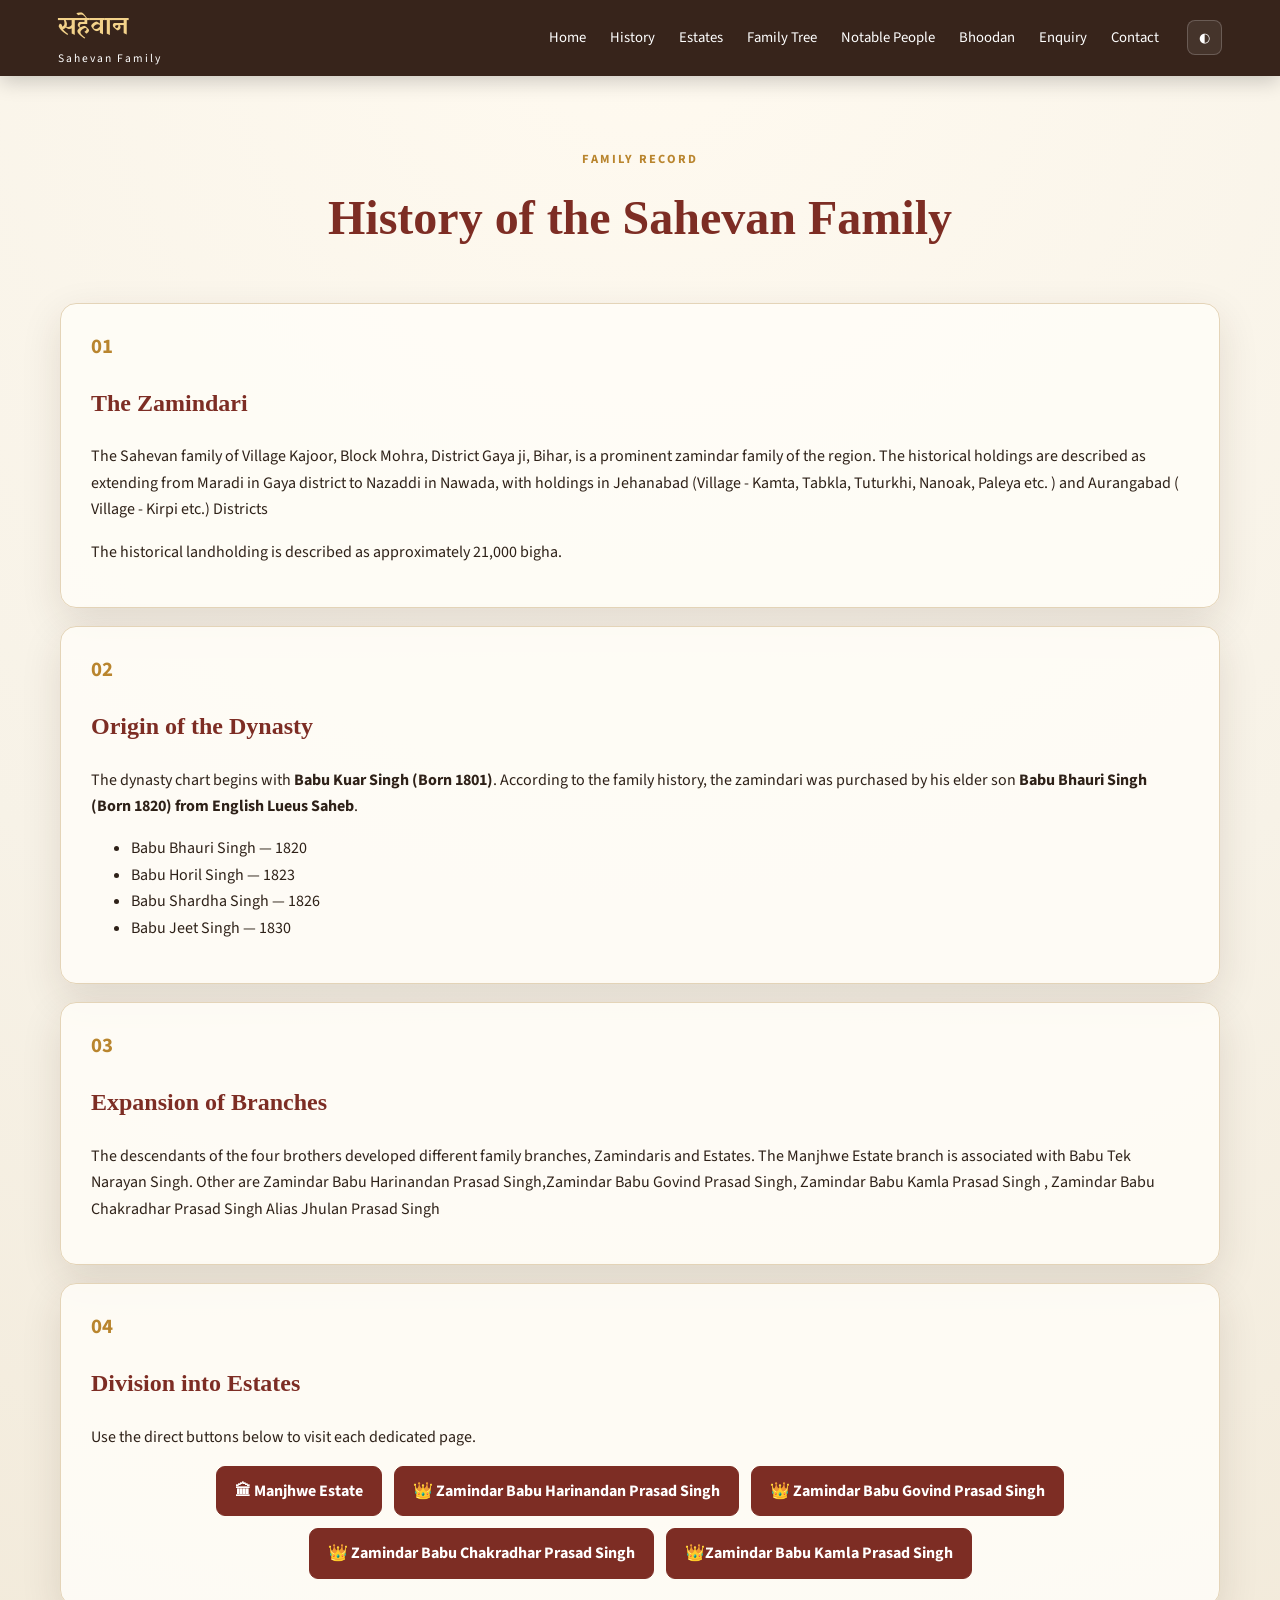
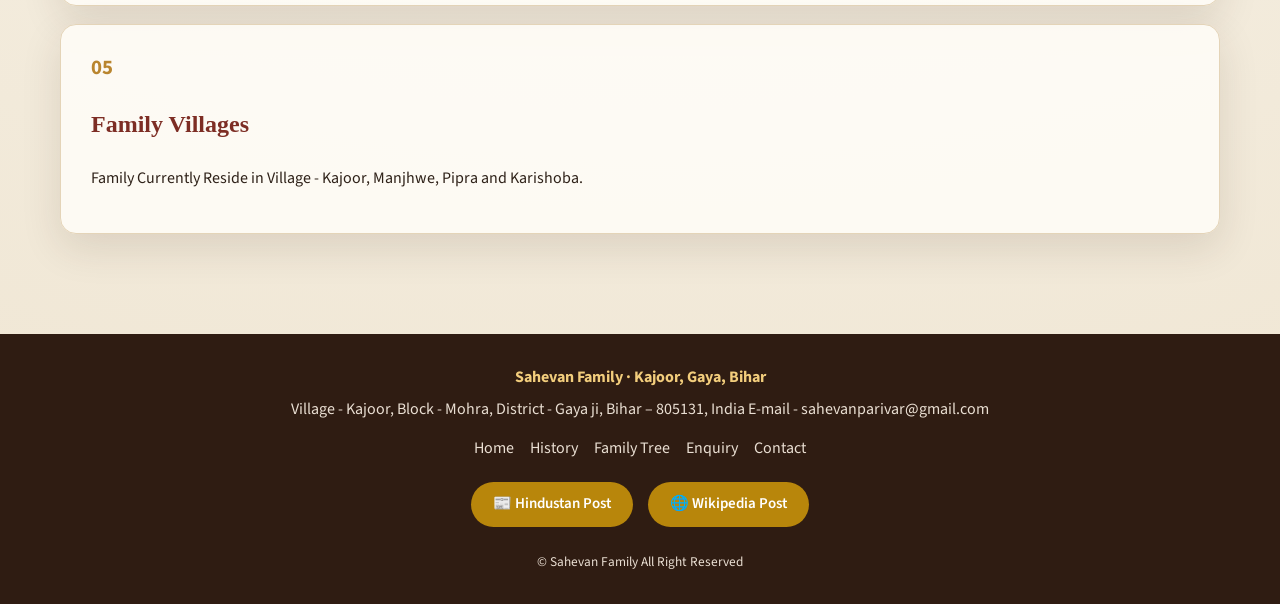
<file: history.html>
<!DOCTYPE html>
<html lang="en">
<head>
<meta charset="UTF-8">
<meta name="viewport" content="width=device-width, initial-scale=1">
<meta name="description" content="Sahevan Family of Kajoor, Gaya, Bihar — family history, estates, zamindars, family tree and heritage.">
<title>History – Sahevan Family</title>
<link rel="preconnect" href="https://fonts.googleapis.com">
<link rel="preconnect" href="https://fonts.gstatic.com" crossorigin>
<link href="https://fonts.googleapis.com/css2?family=Yatra+One&family=Source+Sans+3:wght@400;500;600;700&display=swap" rel="stylesheet">
<link rel="stylesheet" href="style.css">
</head>
<body>
<header class="site-header">
  <div class="nav-wrap">
    <a class="brand" href="index.html">सहेवान <span>Sahevan Family</span></a>
    <button class="menu-toggle" id="menuToggle" aria-label="Open menu">☰</button>
    <nav id="mainNav">
      <a href="index.html">Home</a>
      <a href="history.html">History</a>
      <a href="estates.html">Estates</a>
      <a href="family-tree.html">Family Tree</a>
      <a href="notable-people.html">Notable People</a>
      <a href="bhoodan.html">Bhoodan</a>
      <a href="enquiry.html">Enquiry</a>
      <a href="contact.html">Contact</a>
    </nav>
    <button class="theme-toggle" id="themeToggle" aria-label="Toggle dark mode">◐</button>
  </div>
</header>
<main>
<section class="page-head"><p class="eyebrow">FAMILY RECORD</p><h1>History of the Sahevan Family</h1><p></p></section>
<section class="timeline">
  <article><b>01</b><h2>The Zamindari</h2><p>The Sahevan family of Village Kajoor, Block Mohra, District Gaya ji, Bihar, is a prominent zamindar family of the region. The historical holdings are described as extending from Maradi in Gaya district to Nazaddi in Nawada, with holdings in Jehanabad (Village - Kamta, Tabkla, Tuturkhi, Nanoak, Paleya etc. ) and Aurangabad ( Village - Kirpi etc.) Districts</p><p>The historical landholding is described as approximately 21,000 bigha.</p></article>
  <article><b>02</b><h2>Origin of the Dynasty</h2><p>The dynasty chart begins with <strong>Babu Kuar Singh (Born 1801)</strong>. According to the family history, the zamindari was purchased by his elder son <strong>Babu Bhauri Singh (Born 1820) from English Lueus Saheb</strong>.</p><ul><li>Babu Bhauri Singh — 1820</li><li>Babu Horil Singh — 1823</li><li>Babu Shardha Singh — 1826</li><li>Babu Jeet Singh — 1830</li></ul></article>
  <article><b>03</b><h2>Expansion of Branches</h2><p>The descendants of the four brothers developed different family branches, Zamindaris and Estates. The Manjhwe Estate branch is associated with Babu Tek Narayan Singh.
 Other are Zamindar Babu Harinandan Prasad Singh,Zamindar Babu Govind Prasad Singh, Zamindar Babu Kamla Prasad Singh , Zamindar Babu Chakradhar Prasad Singh Alias Jhulan Prasad Singh</p></article>
  <article><b>04</b><h2>Division into Estates</h2><p>Use the direct buttons below to visit each dedicated page.</p><div class="button-grid">
    <a class="btn primary" href="manjhwe-estate.html">🏛 Manjhwe Estate</a>
    <a class="btn primary" href="harinandan-prasad-singh.html">👑 Zamindar Babu Harinandan Prasad Singh</a>
    <a class="btn primary" href="govind-prasad-singh.html">👑 Zamindar Babu Govind Prasad Singh</a>
    <a class="btn primary" href="chakradhar-prasad-singh.html">👑 Zamindar Babu Chakradhar Prasad Singh</a>
    <a class="btn primary" href="kamla-prasad-singh.html">👑Zamindar Babu Kamla Prasad Singh</a>
  </div></article>
  <article><b>05</b><h2>Family Villages</h2><p>Family Currently Reside in Village - Kajoor, Manjhwe, Pipra and Karishoba.</p></article>
</section>
</main>
<footer>
  <div class="footer-inner">
    <strong>Sahevan Family · Kajoor, Gaya, Bihar</strong>
    <p>Village - Kajoor, Block - Mohra, District - Gaya ji, Bihar – 805131, India
    E-mail - sahevanparivar@gmail.com </p>
    <div class="footer-links">
      <a href="index.html">Home</a><a href="history.html">History</a><a href="family-tree.html">Family Tree</a>
      <a href="enquiry.html">Enquiry</a><a href="contact.html">Contact</a>
    </div>
    <!-- Hindustan Post & Wikipedia Post buttons -->
<div style="text-align:center; margin:15px 0;">
  <a href="https://www.livehindustan.com/bihar/nawada/story-nari-shakti-mp-satyabhama-devi-had-donated-500-bighas-of-land-9689048.html"
     target="_blank" rel="noopener noreferrer"
     style="display:inline-block; padding:10px 22px; margin:6px; background:#b8860b; color:#fff; border-radius:30px; text-decoration:none; font-weight:600; font-size:15px;">
     📰 Hindustan Post
  </a>
  <a href="https://share.google/0c5EvhFRCNv2HVEGA"
     target="_blank" rel="noopener noreferrer"
     style="display:inline-block; padding:10px 22px; margin:6px; background:#b8860b; color:#fff; border-radius:30px; text-decoration:none; font-weight:600; font-size:15px;">
     🌐 Wikipedia Post
  </a>
</div>
    <small>© Sahevan Family  All Right Reserved </small>
  </div>
</footer>
<script src="script.js"></script>
</body>
</html>
</file>
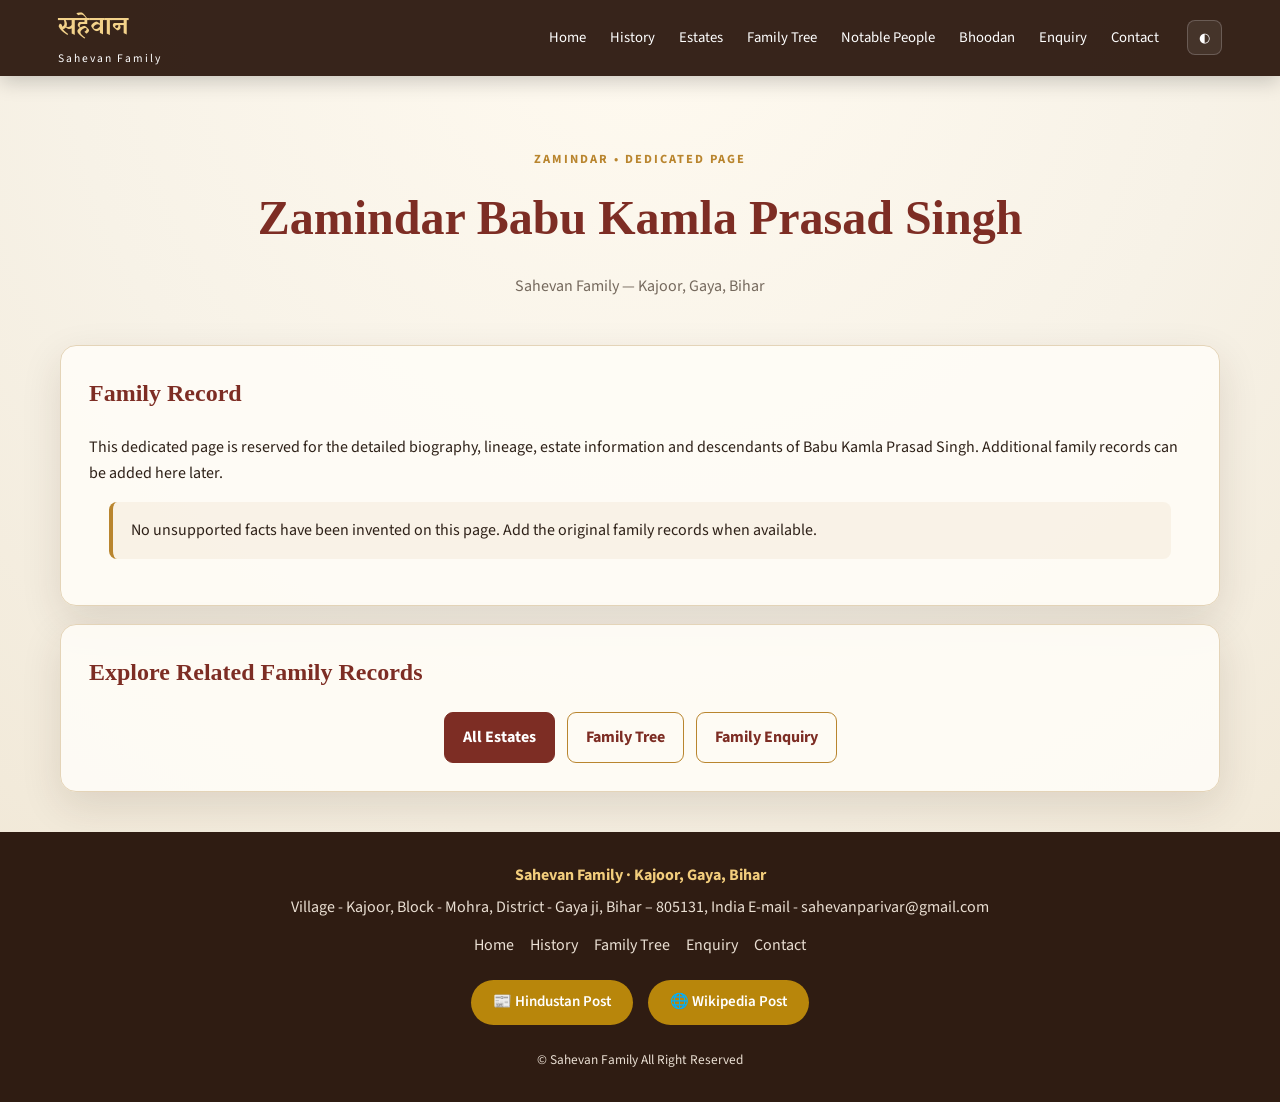
<file: kamla-prasad-singh.html>
<!DOCTYPE html>
<html lang="en">
<head>
<meta charset="UTF-8">
<meta name="viewport" content="width=device-width, initial-scale=1">
<meta name="description" content="Sahevan Family of Kajoor, Gaya, Bihar — family history, estates, zamindars, family tree and heritage.">
<title>Babu Kamla Prasad Singh – Sahevan Family</title>
<link rel="preconnect" href="https://fonts.googleapis.com">
<link rel="preconnect" href="https://fonts.gstatic.com" crossorigin>
<link href="https://fonts.googleapis.com/css2?family=Yatra+One&family=Source+Sans+3:wght@400;500;600;700&display=swap" rel="stylesheet">
<link rel="stylesheet" href="style.css">
</head>
<body>
<header class="site-header">
  <div class="nav-wrap">
    <a class="brand" href="index.html">सहेवान <span>Sahevan Family</span></a>
    <button class="menu-toggle" id="menuToggle" aria-label="Open menu">☰</button>
    <nav id="mainNav">
      <a href="index.html">Home</a>
      <a href="history.html">History</a>
      <a href="estates.html">Estates</a>
      <a href="family-tree.html">Family Tree</a>
      <a href="notable-people.html">Notable People</a>
      <a href="bhoodan.html">Bhoodan</a>
      <a href="enquiry.html">Enquiry</a>
      <a href="contact.html">Contact</a>
    </nav>
    <button class="theme-toggle" id="themeToggle" aria-label="Toggle dark mode">◐</button>
  </div>
</header>
<main><section class="page-head"><p class="eyebrow">ZAMINDAR • DEDICATED PAGE</p><h1>Zamindar Babu Kamla Prasad Singh</h1><p>Sahevan Family — Kajoor, Gaya, Bihar</p></section>
<section class="content-card"><h2>Family Record</h2><p>This dedicated page is reserved for the detailed biography, lineage, estate information and descendants of Babu Kamla Prasad Singh. Additional family records can be added here later.</p><div class="notice">No unsupported facts have been invented on this page. Add the original family records when available.</div></section>
<section class="content-card"><h2>Explore Related Family Records</h2><div class="button-grid"><a class="btn primary" href="estates.html">All Estates</a><a class="btn" href="family-tree.html">Family Tree</a><a class="btn" href="enquiry.html">Family Enquiry</a></div></section></main>
<footer>
  <div class="footer-inner">
    <strong>Sahevan Family · Kajoor, Gaya, Bihar</strong>
    <p>Village - Kajoor, Block - Mohra, District - Gaya ji, Bihar – 805131, India
    E-mail - sahevanparivar@gmail.com </p>
    <div class="footer-links">
      <a href="index.html">Home</a><a href="history.html">History</a><a href="family-tree.html">Family Tree</a>
      <a href="enquiry.html">Enquiry</a><a href="contact.html">Contact</a>
    </div>
    <!-- Hindustan Post & Wikipedia Post buttons -->
<div style="text-align:center; margin:15px 0;">
  <a href="https://www.livehindustan.com/bihar/nawada/story-nari-shakti-mp-satyabhama-devi-had-donated-500-bighas-of-land-9689048.html"
     target="_blank" rel="noopener noreferrer"
     style="display:inline-block; padding:10px 22px; margin:6px; background:#b8860b; color:#fff; border-radius:30px; text-decoration:none; font-weight:600; font-size:15px;">
     📰 Hindustan Post
  </a>
  <a href="https://share.google/0c5EvhFRCNv2HVEGA"
     target="_blank" rel="noopener noreferrer"
     style="display:inline-block; padding:10px 22px; margin:6px; background:#b8860b; color:#fff; border-radius:30px; text-decoration:none; font-weight:600; font-size:15px;">
     🌐 Wikipedia Post
  </a>
</div>
    <small>© Sahevan Family All Right Reserved</small>
  </div>
</footer>
<script src="script.js"></script>
</body>
</html>
</file>
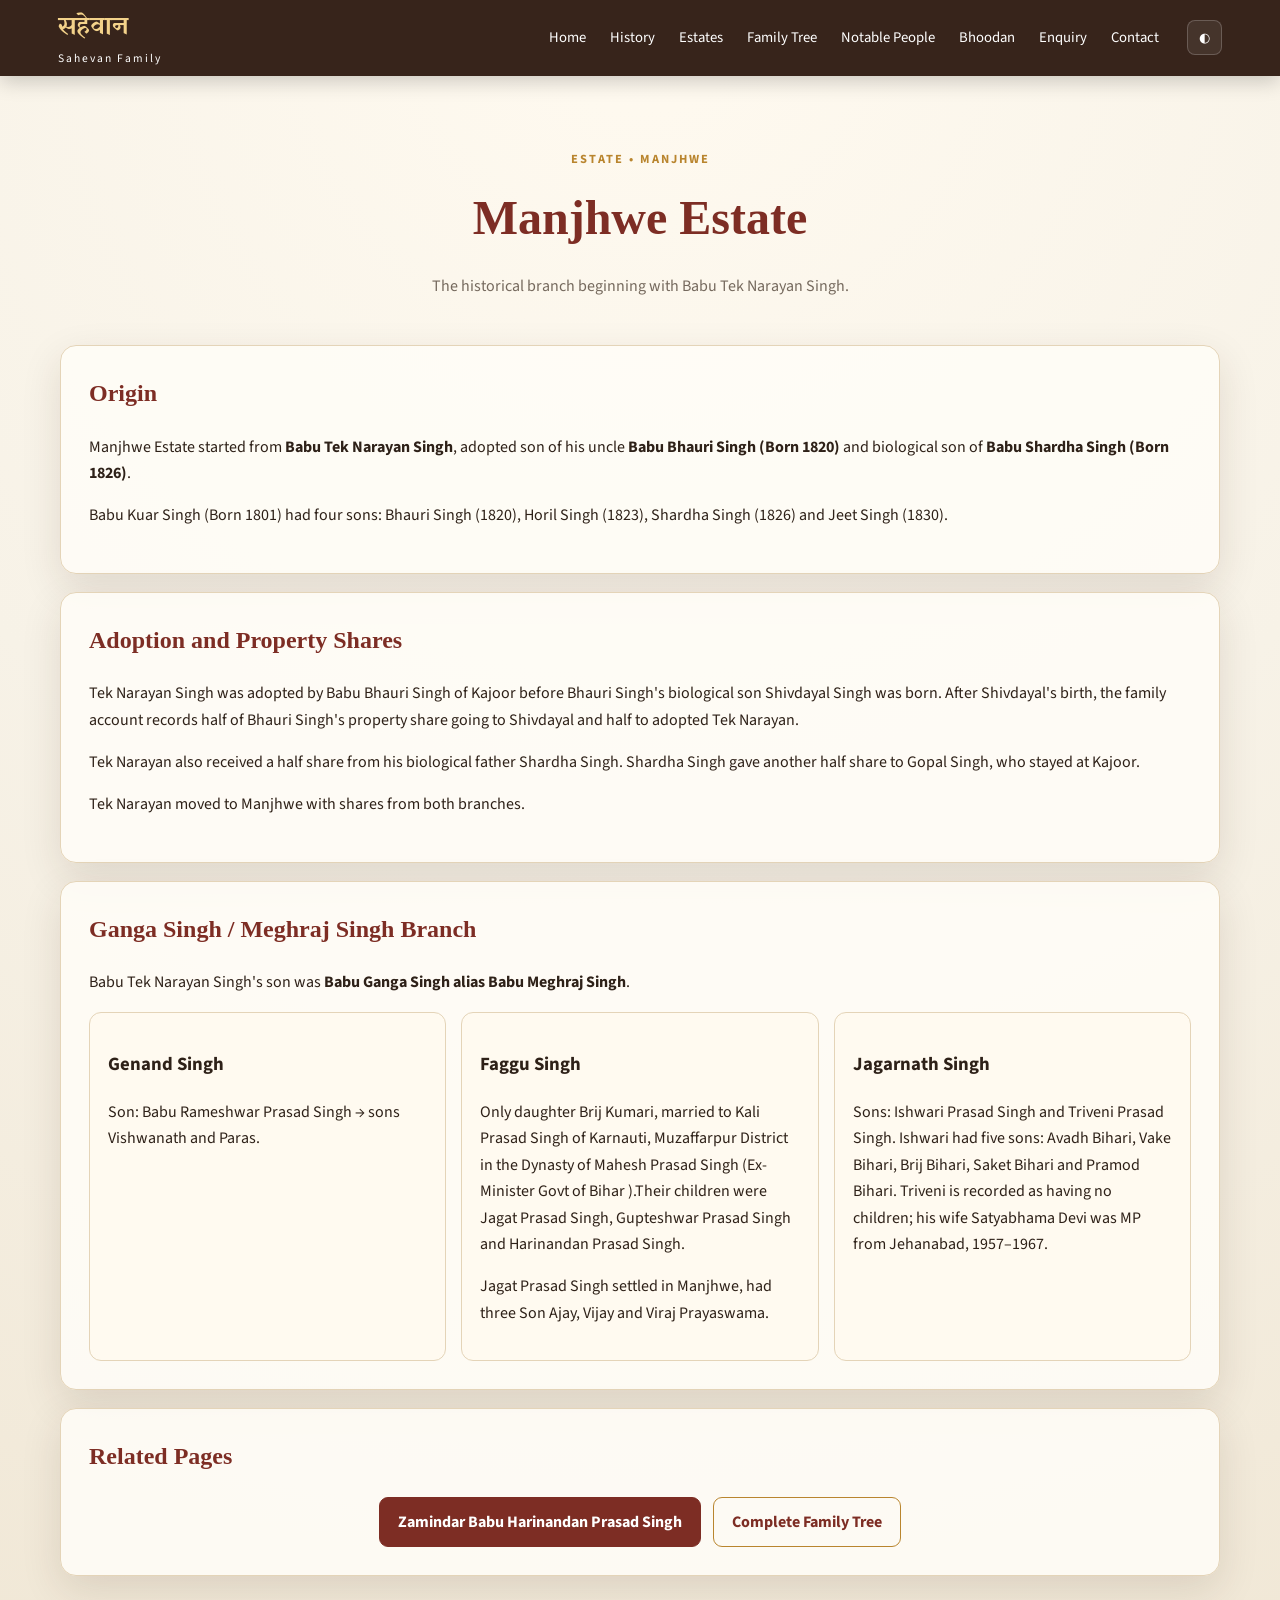
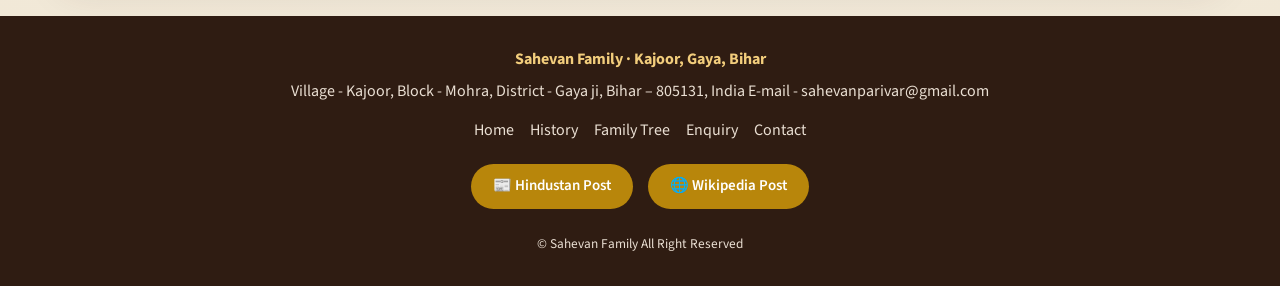
<file: manjhwe-estate.html>
<!DOCTYPE html>
<html lang="en">
<head>
<meta charset="UTF-8">
<meta name="viewport" content="width=device-width, initial-scale=1">
<meta name="description" content="Sahevan Family of Kajoor, Gaya, Bihar — family history, estates, zamindars, family tree and heritage.">
<title>Manjhwe Estate – Sahevan Family</title>
<link rel="preconnect" href="https://fonts.googleapis.com">
<link rel="preconnect" href="https://fonts.gstatic.com" crossorigin>
<link href="https://fonts.googleapis.com/css2?family=Yatra+One&family=Source+Sans+3:wght@400;500;600;700&display=swap" rel="stylesheet">
<link rel="stylesheet" href="style.css">
</head>
<body>
<header class="site-header">
  <div class="nav-wrap">
    <a class="brand" href="index.html">सहेवान <span>Sahevan Family</span></a>
    <button class="menu-toggle" id="menuToggle" aria-label="Open menu">☰</button>
    <nav id="mainNav">
      <a href="index.html">Home</a>
      <a href="history.html">History</a>
      <a href="estates.html">Estates</a>
      <a href="family-tree.html">Family Tree</a>
      <a href="notable-people.html">Notable People</a>
      <a href="bhoodan.html">Bhoodan</a>
      <a href="enquiry.html">Enquiry</a>
      <a href="contact.html">Contact</a>
    </nav>
    <button class="theme-toggle" id="themeToggle" aria-label="Toggle dark mode">◐</button>
  </div>
</header>
<main>
<section class="page-head"><p class="eyebrow">ESTATE • MANJHWE</p><h1>Manjhwe Estate</h1><p>The historical branch beginning with Babu Tek Narayan Singh.</p></section>
<section class="content-card"><h2>Origin</h2><p>Manjhwe Estate started from <strong>Babu Tek Narayan Singh</strong>, adopted son of his uncle <strong>Babu Bhauri Singh (Born 1820)</strong> and biological son of <strong>Babu Shardha Singh (Born 1826)</strong>.</p><p>Babu Kuar Singh (Born 1801) had four sons: Bhauri Singh (1820), Horil Singh (1823), Shardha Singh (1826) and Jeet Singh (1830).</p></section>
<section class="content-card"><h2>Adoption and Property Shares</h2><p>Tek Narayan Singh was adopted by Babu Bhauri Singh of Kajoor before Bhauri Singh's biological son Shivdayal Singh was born. After Shivdayal's birth, the family account records half of Bhauri Singh's property share going to Shivdayal and half to adopted Tek Narayan.</p><p>Tek Narayan also received a half share from his biological father Shardha Singh. Shardha Singh gave another half share to Gopal Singh, who stayed at Kajoor.</p><p>Tek Narayan moved to Manjhwe with shares from both branches.</p></section>
<section class="content-card"><h2>Ganga Singh / Meghraj Singh Branch</h2><p>Babu Tek Narayan Singh's son was <strong>Babu Ganga Singh alias Babu Meghraj Singh</strong>.</p>
<div class="subgrid">
<div><h3>Genand Singh</h3><p>Son: Babu Rameshwar Prasad Singh → sons Vishwanath and Paras.</p></div>
<div><h3>Faggu Singh</h3><p>Only daughter Brij Kumari, married to Kali Prasad Singh of Karnauti, Muzaffarpur District in the Dynasty of Mahesh Prasad Singh (Ex- Minister Govt of Bihar ).Their children were Jagat Prasad Singh, Gupteshwar Prasad Singh and Harinandan Prasad Singh.</p><p>Jagat Prasad Singh settled in Manjhwe, had three Son Ajay, Vijay and Viraj Prayaswama.</p></div>
<div><h3>Jagarnath Singh</h3><p>Sons: Ishwari Prasad Singh and Triveni Prasad Singh. Ishwari had five sons: Avadh Bihari, Vake Bihari, Brij Bihari, Saket Bihari and Pramod Bihari. Triveni is recorded as having no children; his wife Satyabhama Devi was MP from Jehanabad, 1957–1967.</p></div>
</div></section>
<section class="content-card"><h2>Related Pages</h2><div class="button-grid"><a class="btn primary" href="harinandan-prasad-singh.html">Zamindar Babu Harinandan Prasad Singh</a><a class="btn" href="family-tree.html">Complete Family Tree</a></div></section>
</main>
<footer>
  <div class="footer-inner">
    <strong>Sahevan Family · Kajoor, Gaya, Bihar</strong>
    <p>Village - Kajoor, Block - Mohra, District - Gaya ji, Bihar – 805131, India
    E-mail - sahevanparivar@gmail.com </p>
    <div class="footer-links">
      <a href="index.html">Home</a><a href="history.html">History</a><a href="family-tree.html">Family Tree</a>
      <a href="enquiry.html">Enquiry</a><a href="contact.html">Contact</a>
    </div>
    <!-- Hindustan Post & Wikipedia Post buttons -->
<div style="text-align:center; margin:15px 0;">
  <a href="https://www.livehindustan.com/bihar/nawada/story-nari-shakti-mp-satyabhama-devi-had-donated-500-bighas-of-land-9689048.html"
     target="_blank" rel="noopener noreferrer"
     style="display:inline-block; padding:10px 22px; margin:6px; background:#b8860b; color:#fff; border-radius:30px; text-decoration:none; font-weight:600; font-size:15px;">
     📰 Hindustan Post
  </a>
  <a href="https://share.google/0c5EvhFRCNv2HVEGA"
     target="_blank" rel="noopener noreferrer"
     style="display:inline-block; padding:10px 22px; margin:6px; background:#b8860b; color:#fff; border-radius:30px; text-decoration:none; font-weight:600; font-size:15px;">
     🌐 Wikipedia Post
  </a>
</div>
    <small>© Sahevan Family All Right Reserved</small>
  </div>
</footer>
<script src="script.js"></script>
</body>
</html>
</file>
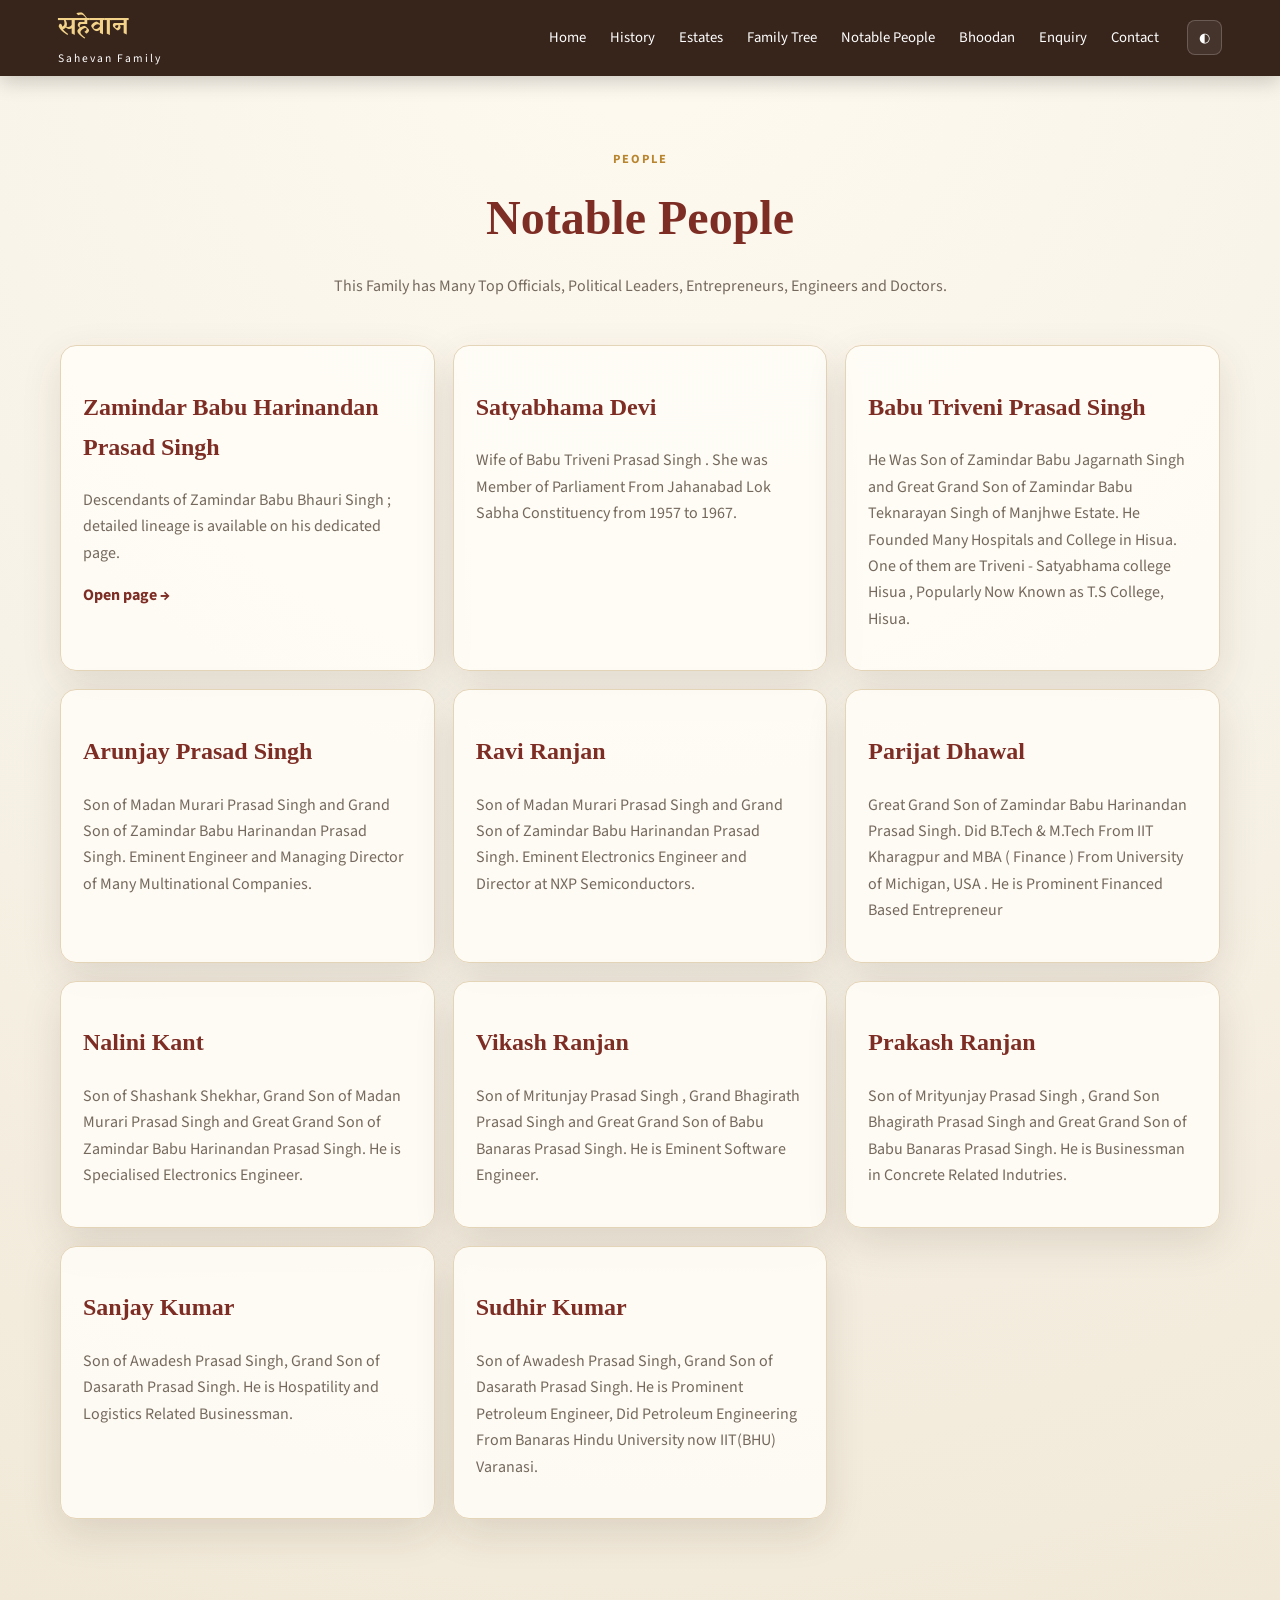
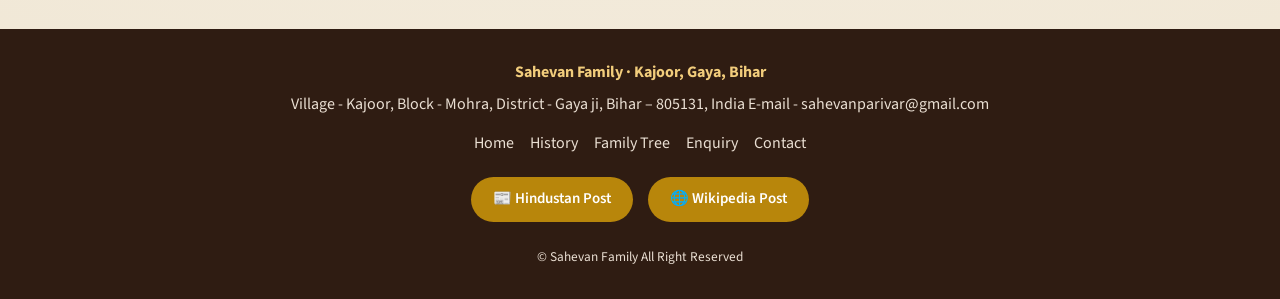
<file: notable-people.html>
<!DOCTYPE html>
<html lang="en">
<head>
<meta charset="UTF-8">
<meta name="viewport" content="width=device-width, initial-scale=1">
<meta name="description" content="Sahevan Family of Kajoor, Gaya, Bihar — family history, estates, zamindars, family tree and heritage.">
<title>Notable People – Sahevan Family</title>
<link rel="preconnect" href="https://fonts.googleapis.com">
<link rel="preconnect" href="https://fonts.gstatic.com" crossorigin>
<link href="https://fonts.googleapis.com/css2?family=Yatra+One&family=Source+Sans+3:wght@400;500;600;700&display=swap" rel="stylesheet">
<link rel="stylesheet" href="style.css">
</head>
<body>
<header class="site-header">
  <div class="nav-wrap">
    <a class="brand" href="index.html">सहेवान <span>Sahevan Family</span></a>
    <button class="menu-toggle" id="menuToggle" aria-label="Open menu">☰</button>
    <nav id="mainNav">
      <a href="index.html">Home</a>
      <a href="history.html">History</a>
      <a href="estates.html">Estates</a>
      <a href="family-tree.html">Family Tree</a>
      <a href="notable-people.html">Notable People</a>
      <a href="bhoodan.html">Bhoodan</a>
      <a href="enquiry.html">Enquiry</a>
      <a href="contact.html">Contact</a>
    </nav>
    <button class="theme-toggle" id="themeToggle" aria-label="Toggle dark mode">◐</button>
  </div>
</header>
<main>
<section class="page-head"><p class="eyebrow">PEOPLE</p><h1>Notable People</h1><p>This Family has Many Top Officials, Political Leaders, Entrepreneurs, Engineers and Doctors.</p></section>
<section class="people-grid">
  <article class="person-card"><h2>Zamindar Babu Harinandan Prasad Singh</h2><p> Descendants of Zamindar Babu Bhauri Singh ; detailed lineage is available on his dedicated page.</p><a href="harinandan-prasad-singh.html">Open page →</a></article>
  <article class="person-card"><h2>Satyabhama Devi</h2><p>Wife of Babu Triveni Prasad Singh . She was Member of Parliament From Jahanabad Lok Sabha Constituency from 1957 to 1967.</p></article>
  <article class="person-card"><h2>Babu Triveni Prasad Singh</h2><p>He Was Son of Zamindar Babu Jagarnath Singh and Great Grand Son of Zamindar Babu Teknarayan Singh of Manjhwe Estate. He Founded Many Hospitals and College in Hisua. One of them are Triveni - Satyabhama college Hisua , Popularly Now Known as T.S College, Hisua.</p></article>
  <article class="person-card"><h2>Arunjay Prasad Singh </h2><p> Son of Madan Murari Prasad Singh and Grand Son of Zamindar Babu Harinandan Prasad Singh. Eminent Engineer and Managing Director of Many Multinational Companies.</p></article>
  <article class="person-card"><h2>Ravi Ranjan </h2><p> Son of Madan Murari Prasad Singh and Grand Son of Zamindar Babu Harinandan Prasad Singh. Eminent Electronics Engineer and Director at NXP Semiconductors. </p></article>
  <article class="person-card"><h2>Parijat Dhawal </h2><p> Great Grand Son of Zamindar Babu Harinandan Prasad Singh. Did B.Tech & M.Tech From IIT Kharagpur and MBA ( Finance ) From University of Michigan, USA . He is Prominent Financed Based Entrepreneur</p></article>
  <article class="person-card"><h2>Nalini Kant</h2><p> Son of Shashank Shekhar, Grand Son of Madan Murari Prasad Singh and Great Grand Son of Zamindar Babu Harinandan Prasad Singh. He is Specialised Electronics Engineer.</p></article>
  <article class="person-card"><h2>Vikash Ranjan </h2><p> Son of Mritunjay Prasad Singh  , Grand Bhagirath Prasad Singh and Great Grand Son of Babu Banaras Prasad Singh. He is Eminent Software Engineer.</p></article>
  <article class="person-card"><h2>Prakash Ranjan </h2><p> Son of Mrityunjay Prasad Singh , Grand Son Bhagirath Prasad Singh and Great Grand Son of Babu Banaras Prasad Singh. He is Businessman in Concrete Related Indutries.</p></article>
  <article class="person-card"><h2>Sanjay Kumar </h2><p> Son of Awadesh Prasad Singh, Grand Son of Dasarath Prasad Singh. He is Hospatility and Logistics Related Businessman.</p></article>
  <article class="person-card"><h2>Sudhir Kumar </h2><p> Son of Awadesh Prasad Singh, Grand Son of Dasarath Prasad Singh. He is Prominent Petroleum Engineer, Did Petroleum Engineering From Banaras Hindu University now IIT(BHU) Varanasi.</p></article>
</section>
</main>
<footer>
  <div class="footer-inner">
    <strong>Sahevan Family · Kajoor, Gaya, Bihar</strong>
    <p>Village - Kajoor, Block - Mohra, District - Gaya ji, Bihar – 805131, India
    E-mail - sahevanparivar@gmail.com </p>
    <div class="footer-links">
      <a href="index.html">Home</a><a href="history.html">History</a><a href="family-tree.html">Family Tree</a>
      <a href="enquiry.html">Enquiry</a><a href="contact.html">Contact</a>
    </div>
    <!-- Hindustan Post & Wikipedia Post buttons -->
<div style="text-align:center; margin:15px 0;">
  <a href="https://www.livehindustan.com/bihar/nawada/story-nari-shakti-mp-satyabhama-devi-had-donated-500-bighas-of-land-9689048.html"
     target="_blank" rel="noopener noreferrer"
     style="display:inline-block; padding:10px 22px; margin:6px; background:#b8860b; color:#fff; border-radius:30px; text-decoration:none; font-weight:600; font-size:15px;">
     📰 Hindustan Post
  </a>
  <a href="https://share.google/0c5EvhFRCNv2HVEGA"
     target="_blank" rel="noopener noreferrer"
     style="display:inline-block; padding:10px 22px; margin:6px; background:#b8860b; color:#fff; border-radius:30px; text-decoration:none; font-weight:600; font-size:15px;">
     🌐 Wikipedia Post
  </a>
</div>
    <small>© Sahevan Family  All Right Reserved </small>
  </div>
</footer>
<script src="script.js"></script>
</body>
</html>
</file>
<file: style.css>
:root{--bg:#f7f2e7;--paper:#fffdf7;--ink:#2e2118;--muted:#75695d;--gold:#b9852e;--gold2:#d8ad5a;--red:#7d2d24;--line:#e4d4b8;--shadow:0 14px 40px rgba(61,37,14,.12)}
*{box-sizing:border-box}html{scroll-behavior:smooth}body{margin:0;background:radial-gradient(circle at top,#fffaf0 0,#f7f2e7 45%,#efe5d2 100%);color:var(--ink);font-family:"Source Sans 3",Arial,sans-serif;line-height:1.65}
a{text-decoration:none;color:inherit}.site-header{position:sticky;top:0;z-index:20;background:rgba(47,28,18,.96);color:#fff;box-shadow:0 5px 20px rgba(0,0,0,.2)}.nav-wrap{max-width:1200px;margin:auto;min-height:68px;display:flex;align-items:center;padding:8px 18px;gap:18px}.brand{font-family:"Yatra One",serif;font-size:1.55rem;color:#f3d28a;white-space:nowrap}.brand span{display:block;font-family:"Source Sans 3";font-size:.72rem;letter-spacing:2px;color:#fff}.nav-wrap nav{display:flex;gap:4px;align-items:center;margin-left:auto}.nav-wrap nav a{padding:9px 10px;border-radius:8px;font-size:.92rem}.nav-wrap nav a:hover{background:#ffffff18;color:#f3d28a}.theme-toggle,.menu-toggle{border:1px solid #ffffff33;background:#ffffff12;color:#fff;border-radius:8px;padding:9px 11px;cursor:pointer}.menu-toggle{display:none}
main{max-width:1200px;margin:auto}.hero{text-align:center;padding:80px 22px 65px}.emblem{width:76px;height:76px;border:2px solid var(--gold);border-radius:50%;display:grid;place-items:center;margin:auto;color:var(--gold);font-size:2rem;box-shadow:0 0 0 7px #b9852e18}.eyebrow{color:var(--gold);font-weight:700;letter-spacing:2px;font-size:.78rem;margin:8px 0}.hero h1{font-family:"Yatra One";font-size:4.5rem;color:var(--red);margin:18px 0 0}.hero h2{font-family:Georgia,serif;font-size:2rem;margin:0 0 16px}.hero>p:not(.eyebrow){max-width:820px;margin:0 auto 25px;color:var(--muted);font-size:1.1rem}.actions,.button-grid{display:flex;flex-wrap:wrap;justify-content:center;gap:12px}.btn{display:inline-block;padding:11px 18px;border:1px solid var(--gold);border-radius:9px;background:transparent;color:var(--red);font-weight:700;cursor:pointer}.btn:hover{transform:translateY(-1px);box-shadow:0 6px 18px #5c35151a}.btn.primary{background:var(--red);border-color:var(--red);color:#fff}
.section{padding:55px 20px}.section-title{text-align:center;margin-bottom:30px}.section-title h2,.page-head h1{font-family:Georgia,serif;font-size:2.3rem;margin:5px 0}.section-title p:last-child,.page-head>p:last-child{color:var(--muted)}.estate-grid,.card-grid,.people-grid{display:grid;grid-template-columns:repeat(3,1fr);gap:18px}.estate-card,.card,.person-card,.content-card,.contact-card,.query-card,.timeline article,.tree-card,.image-panel{background:rgba(255,253,247,.88);border:1px solid var(--line);border-radius:16px;box-shadow:var(--shadow)}.estate-card{padding:24px;position:relative;min-height:170px}.estate-card span{color:var(--gold);font-weight:800}.estate-card h3{font-family:Georgia,serif;margin:20px 0 6px;color:var(--red)}.estate-card p,.card p,.person-card p{color:var(--muted);margin-top:4px}.card{padding:23px}.card h3,.person-card h2{color:var(--red);font-family:Georgia,serif}.stats{display:grid;grid-template-columns:repeat(4,1fr);margin:10px 20px 20px;background:#3a241a;color:#fff;border-radius:16px;overflow:hidden}.stats div{padding:22px;text-align:center;border-right:1px solid #ffffff18}.stats div:last-child{border:0}.stats strong,.stats span{display:block}.stats strong{color:#f2cd7c;font-size:1.2rem}.stats span{font-size:.88rem;color:#e9ddd1;margin-top:5px}.image-panel{display:grid;grid-template-columns:1fr 1fr;gap:25px;padding:25px;align-items:center}.image-panel img{width:100%;max-height:450px;object-fit:contain;border-radius:10px}.page-head{padding:65px 22px 30px;text-align:center}.page-head h1{font-size:3rem;color:var(--red)}.timeline{padding:0 20px 60px;display:grid;gap:18px}.timeline article{padding:26px 30px;position:relative}.timeline article>b{color:var(--gold);font-size:1.3rem}.timeline h2{font-family:Georgia,serif;color:var(--red)}.directory{padding:0 20px 70px;display:grid;gap:12px}.directory>a{display:grid;grid-template-columns:60px 1fr 30px;align-items:center;padding:20px;border:1px solid var(--line);border-radius:14px;background:var(--paper)}.directory>a:hover{border-color:var(--gold);transform:translateX(3px)}.directory span{color:var(--gold);font-weight:800}.directory h2{margin:0;font-family:Georgia,serif;color:var(--red);font-size:1.25rem}.directory p{margin:3px 0;color:var(--muted)}.content-card{padding:28px;margin:0 20px 18px}.content-card h2{font-family:Georgia,serif;color:var(--red);margin-top:0}.subgrid,.five-grid{display:grid;grid-template-columns:repeat(3,1fr);gap:15px}.five-grid{grid-template-columns:repeat(2,1fr)}.subgrid>div,.five-grid>div{border:1px solid var(--line);border-radius:12px;padding:18px;background:#fffaf0}.notice{margin:0 20px 18px;padding:15px 18px;border-left:4px solid var(--gold);background:#b9852e12;border-radius:8px}.people-grid{padding:0 20px 70px}.person-card{padding:22px}.person-card a{color:var(--red);font-weight:700}.contact-card{max-width:600px;margin:0 auto 70px;padding:35px;text-align:center}.query-card{max-width:900px;margin:0 auto 70px;padding:30px}.query-row{display:flex;gap:10px}.query-row input,.tree-tools input{flex:1;min-width:0;padding:13px 15px;border:1px solid var(--line);border-radius:9px;background:#fff;color:var(--ink);font:inherit}.suggestions{display:flex;flex-wrap:wrap;gap:8px;margin:15px 0}.suggestions button{border:1px solid var(--line);background:#fffaf0;border-radius:20px;padding:7px 11px;cursor:pointer}.answer-box{margin-top:18px;padding:20px;border-radius:12px;background:#b9852e12;border-left:4px solid var(--gold)}.tree-tools{display:flex;gap:10px;flex-wrap:wrap;align-items:center;padding:0 20px 18px}.tree-card{margin:0 20px 70px;padding:25px;overflow:auto}.family-tree,.family-tree ul{list-style:none;margin:0;padding-left:24px}.family-tree>li{padding-left:0}.family-tree details{margin:5px 0}.family-tree summary{cursor:pointer}.tree-label{display:inline-block;padding:7px 11px;border-radius:8px;background:#fffaf0;border:1px solid var(--line)}.tree-label:hover{border-color:var(--gold)}.tree-label.female{background:#f7e4e8;border-color:#d69ba8}.tree-label.adopted{border-style:dashed}.tree-label small{display:block;color:var(--muted);font-size:.78rem}.treeCount{color:var(--muted);font-size:.9rem}footer{background:#2f1c12;color:#eadfd3;margin-top:40px}.footer-inner{max-width:1200px;margin:auto;padding:30px 20px;text-align:center}.footer-inner strong{color:#f2cd7c}.footer-inner p{margin:6px 0 12px}.footer-links{display:flex;justify-content:center;gap:16px;flex-wrap:wrap;margin-bottom:12px}.footer-links a:hover{color:#f2cd7c}
:root[data-theme="dark"]{--bg:#181310;--paper:#241b16;--ink:#f1e7db;--muted:#c1b2a4;--line:#4a392c}.dark body{background:var(--bg)}:root[data-theme="dark"] body{background:#181310}.theme-toggle{color:#fff}
@media(max-width:900px){.nav-wrap nav{display:none;position:absolute;top:68px;left:0;right:0;background:#2f1c12;padding:12px 18px;flex-direction:column;align-items:stretch}.nav-wrap nav.open{display:flex}.menu-toggle{display:block;margin-left:auto}.theme-toggle{margin-left:0}.estate-grid,.card-grid,.people-grid,.subgrid,.five-grid{grid-template-columns:1fr 1fr}.stats{grid-template-columns:1fr 1fr}.image-panel{grid-template-columns:1fr}}
@media(max-width:600px){.hero{padding-top:50px}.hero h1{font-size:3.2rem}.hero h2{font-size:1.5rem}.page-head h1{font-size:2.2rem}.estate-grid,.card-grid,.people-grid,.subgrid,.five-grid,.stats{grid-template-columns:1fr}.stats div{border-right:0;border-bottom:1px solid #ffffff18}.query-row{flex-direction:column}.directory>a{grid-template-columns:45px 1fr 20px}.content-card{margin-left:12px;margin-right:12px;padding:21px}.timeline{padding-left:12px;padding-right:12px}.tree-card{margin-left:12px;margin-right:12px}.section{padding-left:12px;padding-right:12px}}
</file>
